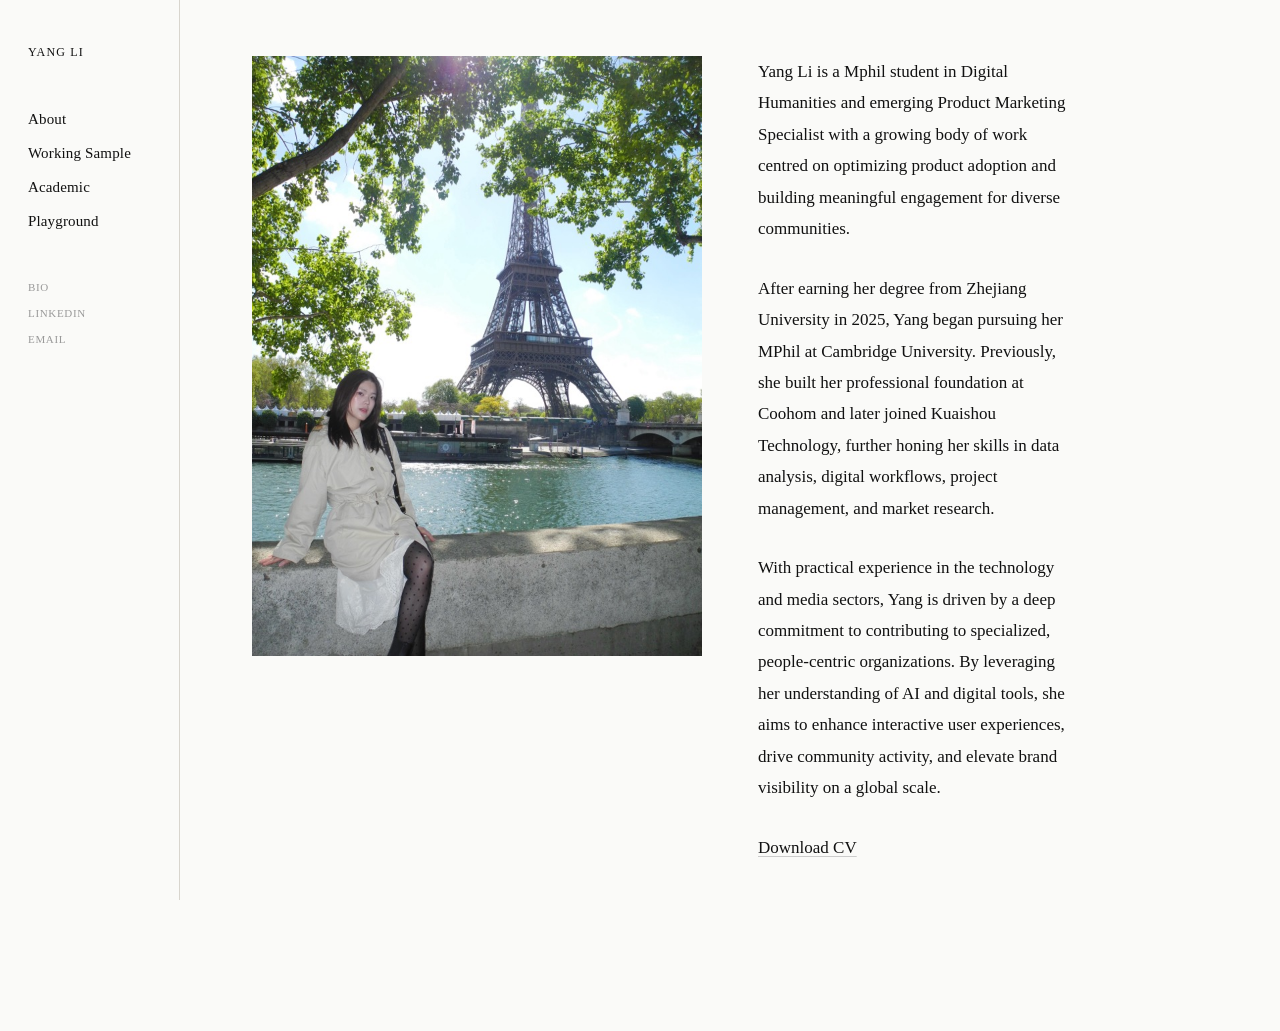
<file: index.html>
<!DOCTYPE html>
<html lang="en">
<head>
  <meta charset="UTF-8" />
  <meta name="viewport" content="width=device-width, initial-scale=1.0" />
  <title>Yang Li</title>
  <link rel="stylesheet" href="style.css" />
</head>
<body>

  <!-- ========== LEFT NAV ========== -->
  <nav>
    <a href="index.html" class="nav-name">Yang Li</a>

    <div class="nav-links">
      <a href="index.html">About</a>
      <a href="work.html">Working Sample</a>
      <a href="academic.html">Academic</a>
      <a href="play.html">Playground</a>
    </div>

    <div class="nav-contact">
      <a href="https://www.cdh.cam.ac.uk/about/people/yang-li/" target="_blank">Bio</a>
      <a href="https://www.linkedin.com/in/yang-li-6170a6388/" target="_blank">LinkedIn</a>
      <a href="yangleah1608@gmail.com">Email</a>
    </div>
  </nav>

  <!-- ========== RIGHT CONTENT: ABOUT ========== -->
  <main>

    <div style="display: flex; gap: 56px; align-items: flex-start;">

      <!-- Photo -->
      <div style="flex-shrink: 0;">
        <img src="image/photo1.jpg" style="width: 450px; height: auto; display: block;" alt="" />
      </div>

      <!-- About text -->
      <section class="about-text">
        <p>
          Yang Li is a Mphil student in Digital Humanities 
          and emerging Product Marketing Specialist with 
          a growing body of work centred on optimizing product 
          adoption and building meaningful engagement for diverse communities.  
        </p>
        <p>
          After earning her degree from Zhejiang University 
          in 2025, Yang began pursuing her MPhil at Cambridge 
          University. Previously, she built her professional 
          foundation at Coohom and later joined Kuaishou Technology,
          further honing her skills in data analysis, digital workflows, 
          project management, and market research.   
        </p>
        <p>
          With practical experience in the technology and media sectors,
          Yang is driven by a deep commitment to contributing to 
          specialized, people-centric organizations. 
          By leveraging her understanding of AI and digital tools, 
          she aims to enhance interactive user experiences, 
          drive community activity, and elevate brand visibility 
          on a global scale.
        </p>
        <p>
          <a href="Yang Li_CV.pdf" target="_blank">Download CV</a>
        </p>
      </section>

    </div>

  </main>

</body>
</html>
</file>
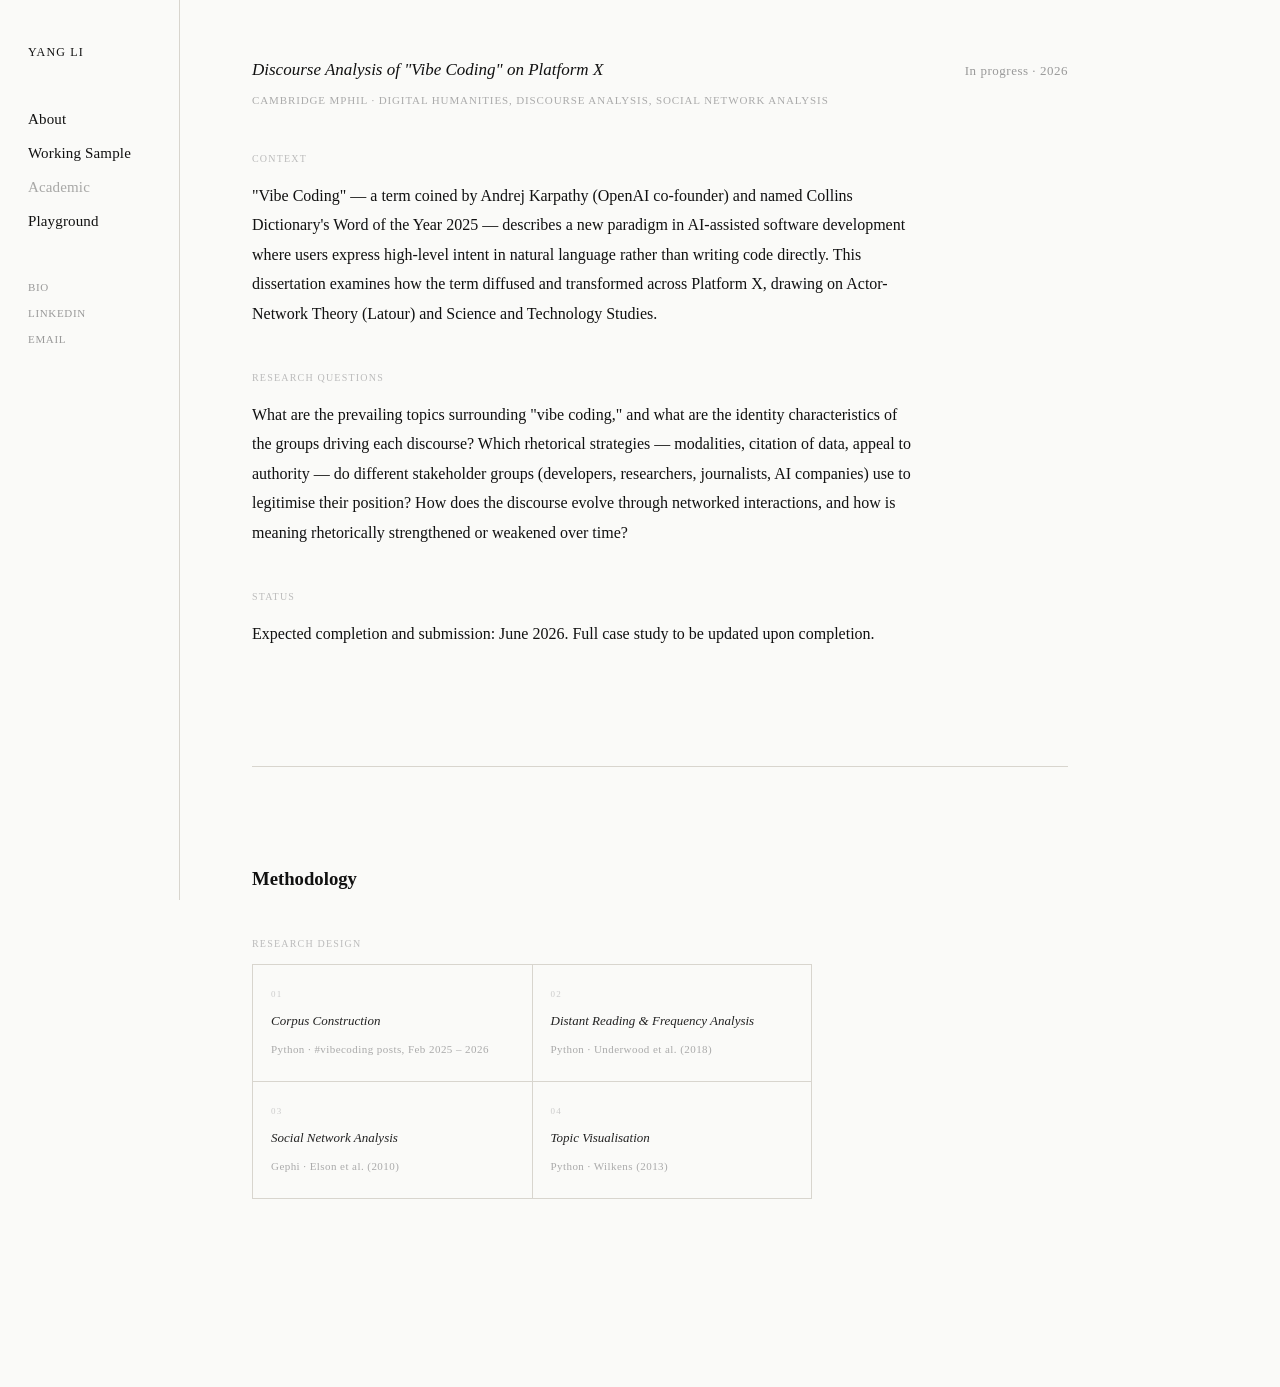
<file: academic.html>
<!DOCTYPE html>
<html lang="en">
<head>
  <meta charset="UTF-8" />
  <meta name="viewport" content="width=device-width, initial-scale=1.0" />
  <title>Academic — Yang Li</title>
  <link rel="stylesheet" href="style.css" />
</head>
<body>

  <nav>
    <a href="index.html" class="nav-name">Yang Li</a>
    <div class="nav-links">
      <a href="index.html">About</a>
      <a href="work.html">Working Sample</a>
      <a href="academic.html" class="active">Academic</a>
      <a href="play.html">Playground</a>
    </div>
    <div class="nav-contact">
      <a href="https://www.cdh.cam.ac.uk/about/people/yang-li/" target="_blank">Bio</a>
      <a href="https://www.linkedin.com/in/yang-li-6170a6388/" target="_blank">LinkedIn</a>
      <a href="mailto:yangleah1608@gmail.com">Email</a>
    </div>
  </nav>

  <main>

    <!-- MODULE 04: MPhil Dissertation -->
    <article class="work-item">
      <div class="work-meta">
        <span class="work-title"><em>Discourse Analysis of "Vibe Coding" on Platform X</em></span>
        <span class="work-year">In progress · 2026</span>
      </div>
      <p class="work-type">Cambridge MPhil · Digital humanities, discourse analysis, social network analysis</p>

      <div class="work-body">

        <h3>Context</h3>
        <p>"Vibe Coding" — a term coined by Andrej Karpathy (OpenAI co-founder) and named Collins Dictionary's Word of the Year 2025 — describes a new paradigm in AI-assisted software development where users express high-level intent in natural language rather than writing code directly. This dissertation examines how the term diffused and transformed across Platform X, drawing on Actor-Network Theory (Latour) and Science and Technology Studies.</p>

        <h3>Research Questions</h3>
        <p>What are the prevailing topics surrounding "vibe coding," and what are the identity characteristics of the groups driving each discourse? Which rhetorical strategies — modalities, citation of data, appeal to authority — do different stakeholder groups (developers, researchers, journalists, AI companies) use to legitimise their position? How does the discourse evolve through networked interactions, and how is meaning rhetorically strengthened or weakened over time?</p>

        <h3>Status</h3>
        <p>Expected completion and submission: June 2026. Full case study to be updated upon completion.</p>

      </div>
    </article>

        <h3>Methodology</h3>
        <div class="diagram">
          <p class="diagram-label">Research design</p>
          <div class="method-grid">
            <div class="method-cell">
              <div class="method-num">01</div>
              <div class="method-name">Corpus Construction</div>
              <div class="method-tool">Python · #vibecoding posts, Feb 2025 – 2026</div>
            </div>
            <div class="method-cell">
              <div class="method-num">02</div>
              <div class="method-name">Distant Reading &amp; Frequency Analysis</div>
              <div class="method-tool">Python · Underwood et al. (2018)</div>
            </div>
            <div class="method-cell">
              <div class="method-num">03</div>
              <div class="method-name">Social Network Analysis</div>
              <div class="method-tool">Gephi · Elson et al. (2010)</div>
            </div>
            <div class="method-cell">
              <div class="method-num">04</div>
              <div class="method-name">Topic Visualisation</div>
              <div class="method-tool">Python · Wilkens (2013)</div>
            </div>
          </div>
        </div>

      </div>
    </article>

    <!-- Digital Art / p5.js >
    <article class="work-item">
      <div class="work-meta">
        <span class="work-title"><em>Sketch Title</em></span>
        <span class="work-year">2024</span>
      </div>
      <p class="work-type">p5.js · Generative</p>

      <img src="images/p5sketch.jpg" alt="p5.js sketch" />

      <div class="work-body">
        <p>Brief note on what the sketch does and why you made it. One or two sentences.</p>
        <p><a href="https://editor.p5js.org/yoursketch" target="_blank">View live</a></p>
      </div>
    </article-->

    <!-- Blender >
    <article class="work-item">
      <div class="work-meta">
        <span class="work-title"><em>3D Work Title</em></span>
        <span class="work-year">2023</span>
      </div>
      <p class="work-type">Blender · 3D render</p>

      <img src="images/blender1.jpg" alt="Blender render" />

      <div class="work-body">
        <p>Short process note. What were you exploring?</p>
      </div>
    </article>

  </main>

  <script>
    const observer = new IntersectionObserver((entries) => {
      entries.forEach(e => { if (e.isIntersecting) e.target.classList.add('is-visible'); });
    }, { threshold: 0.06 });
    document.querySelectorAll('.reveal').forEach(el => observer.observe(el));
  </script>
</body>
</html>
</file>
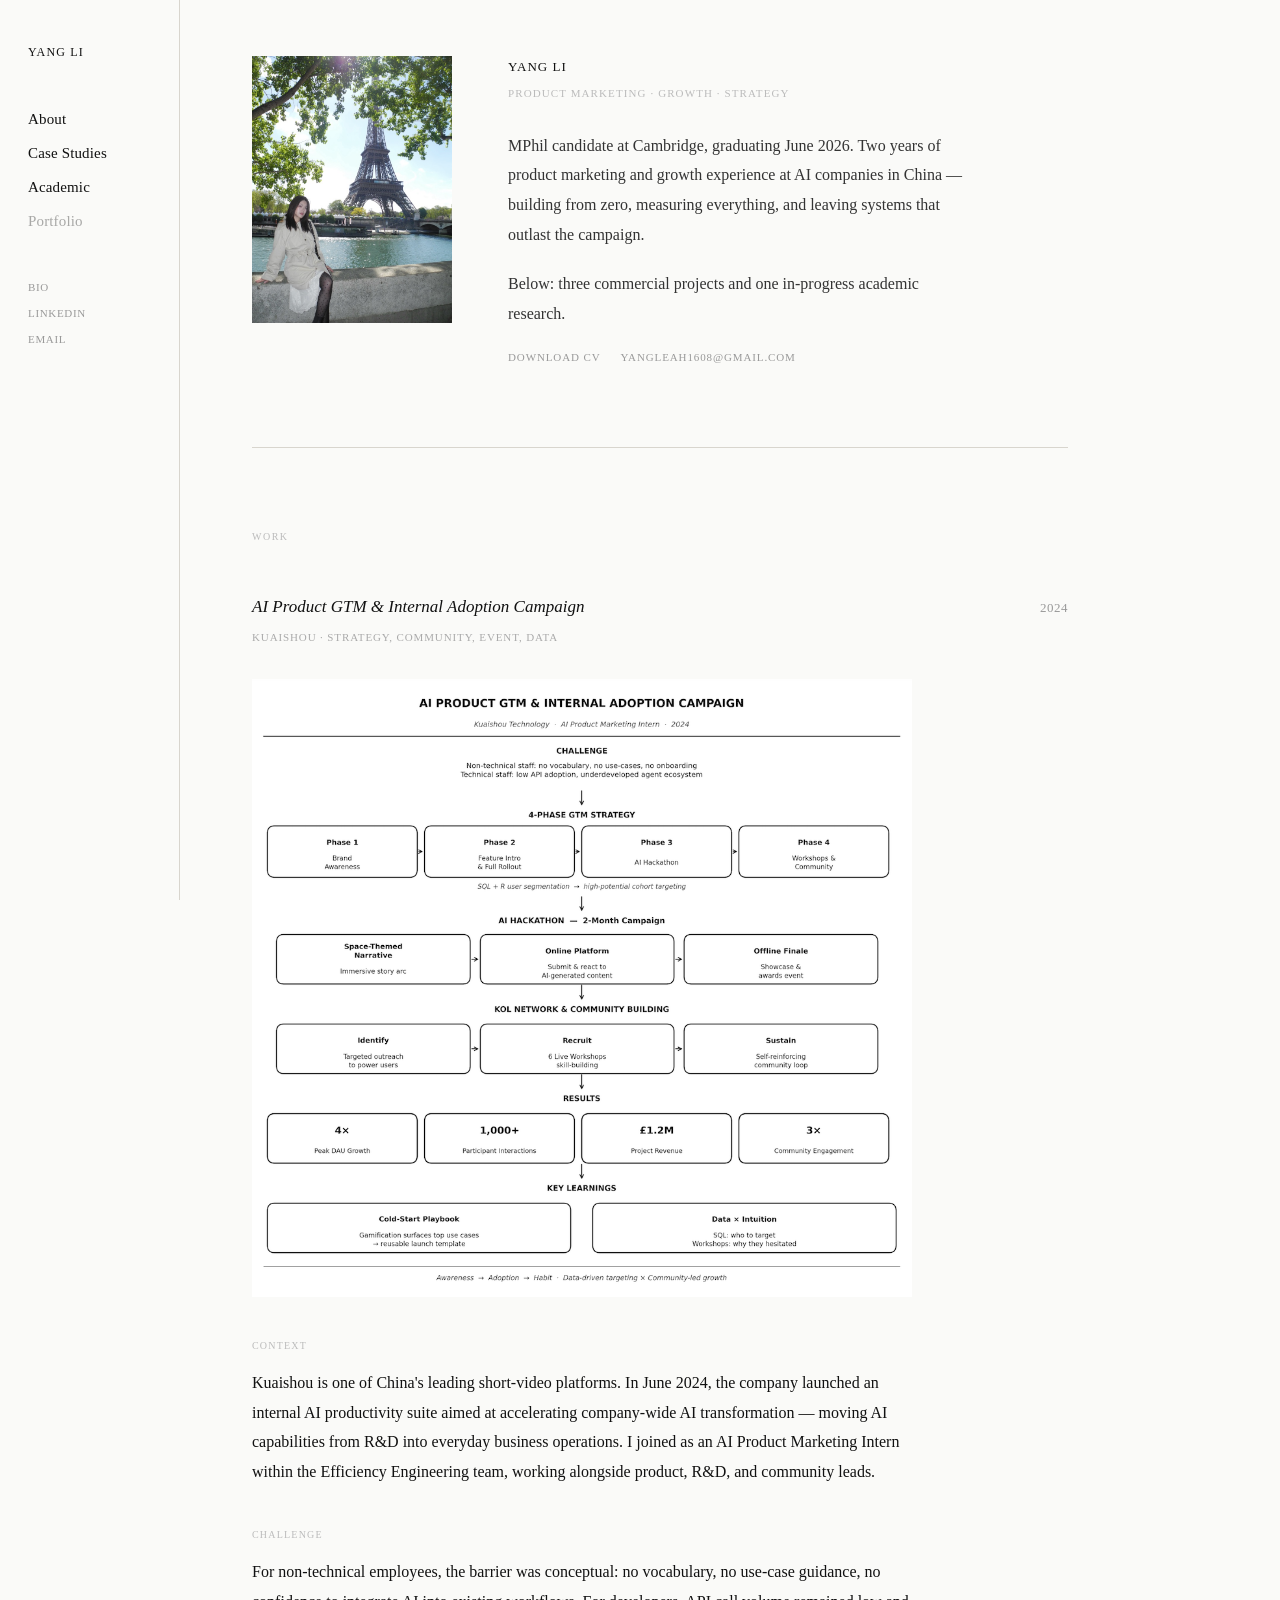
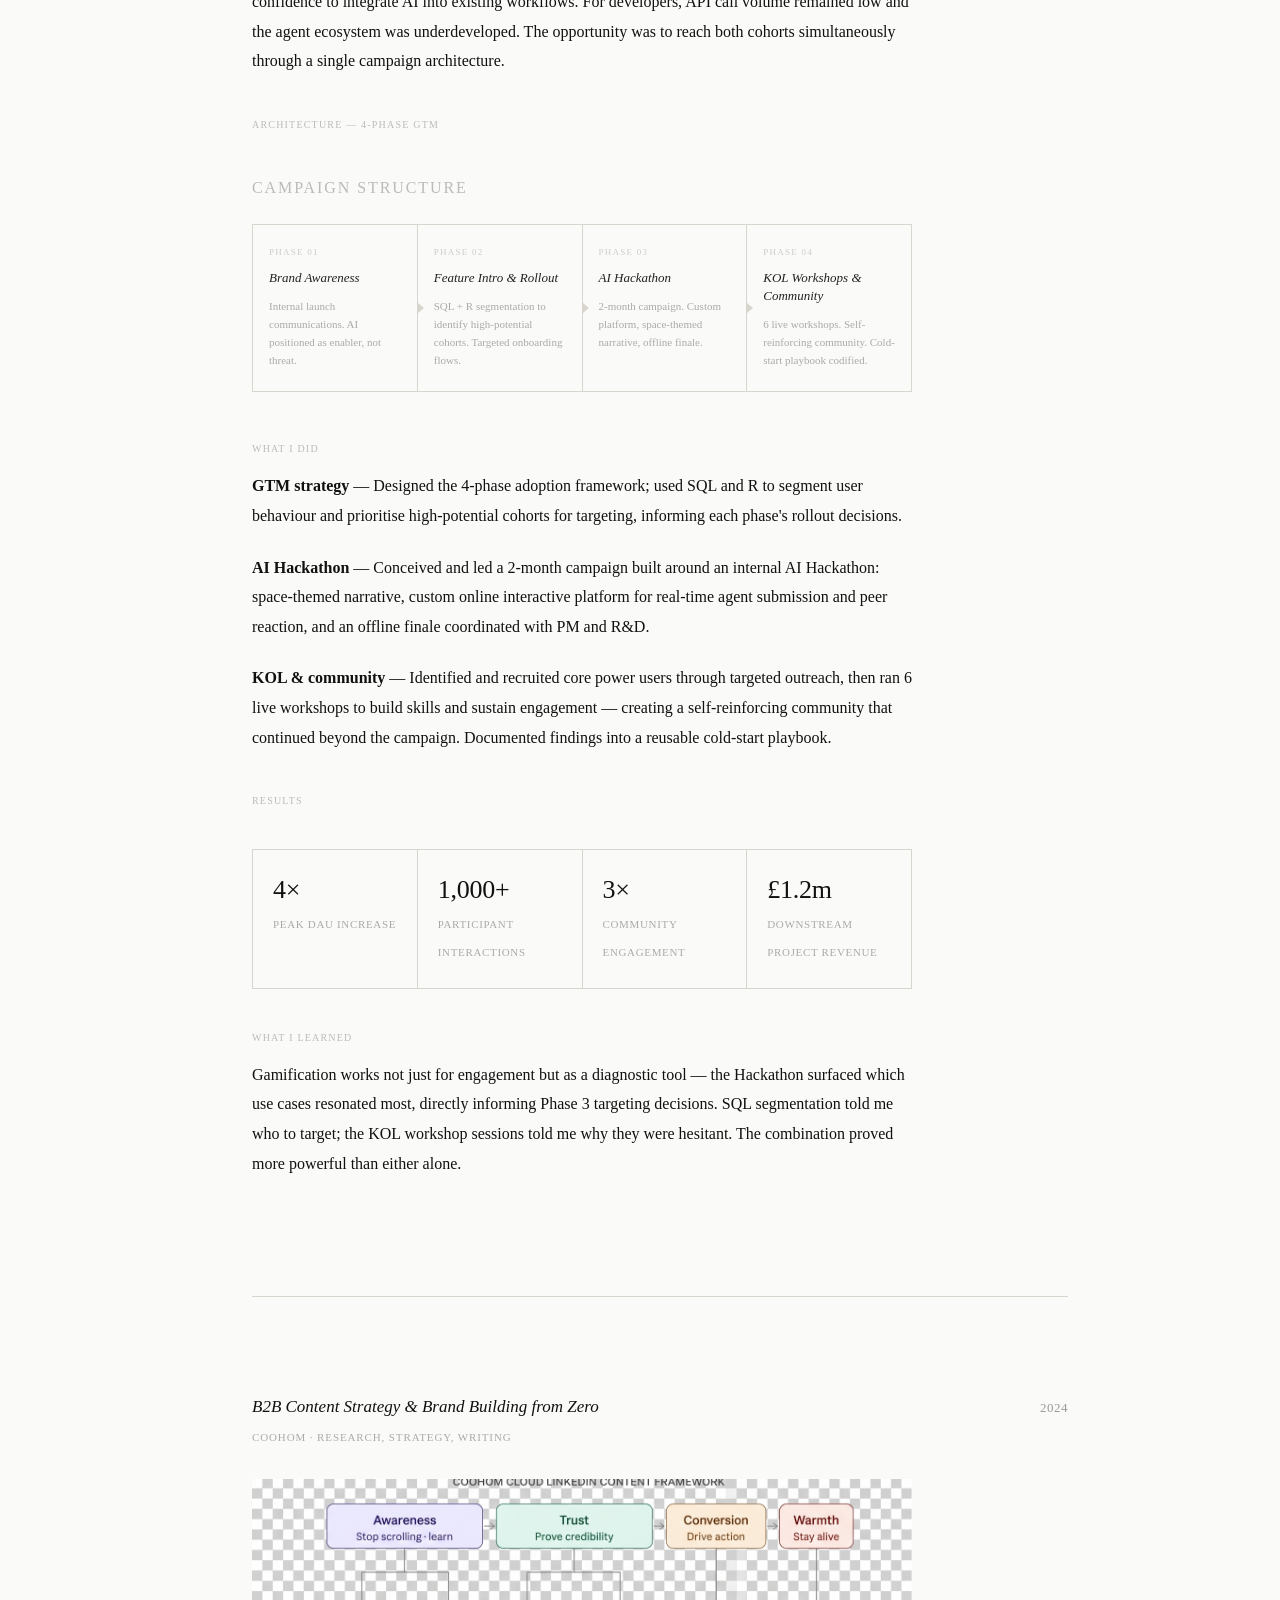
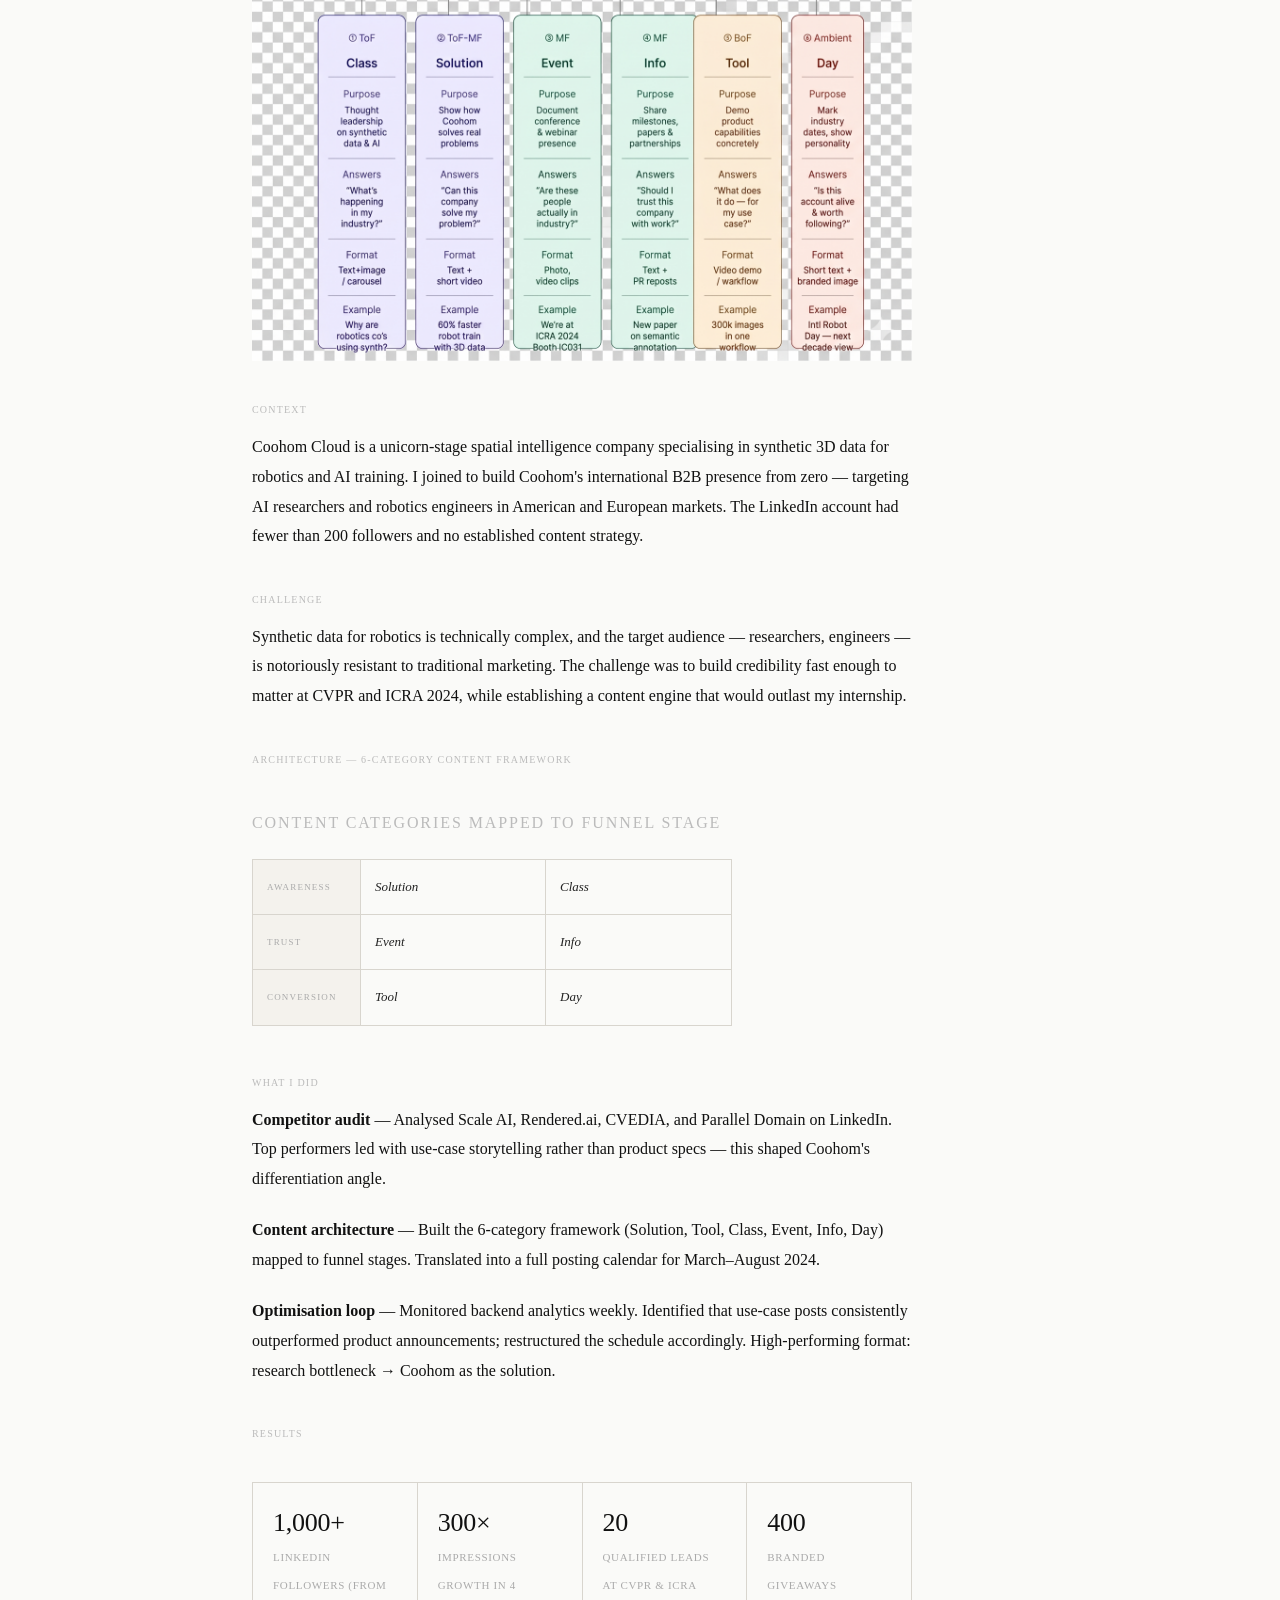
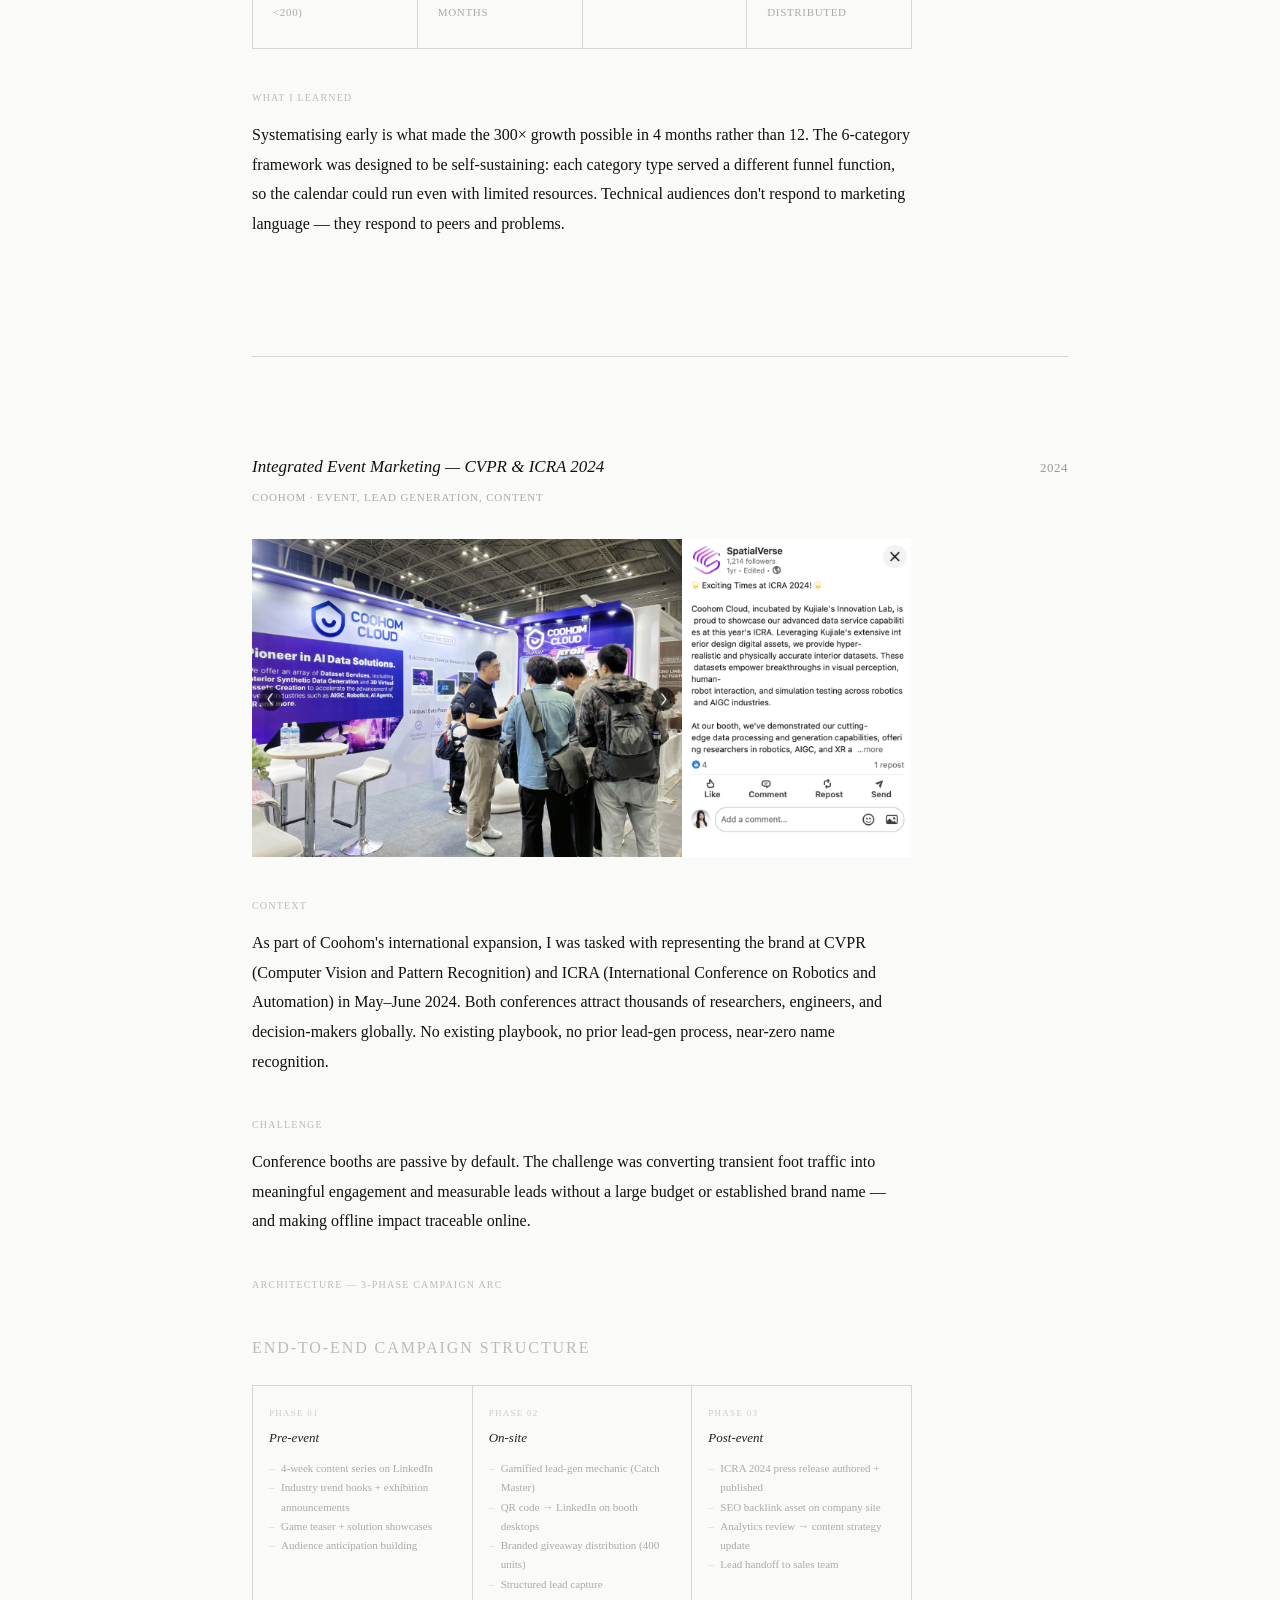
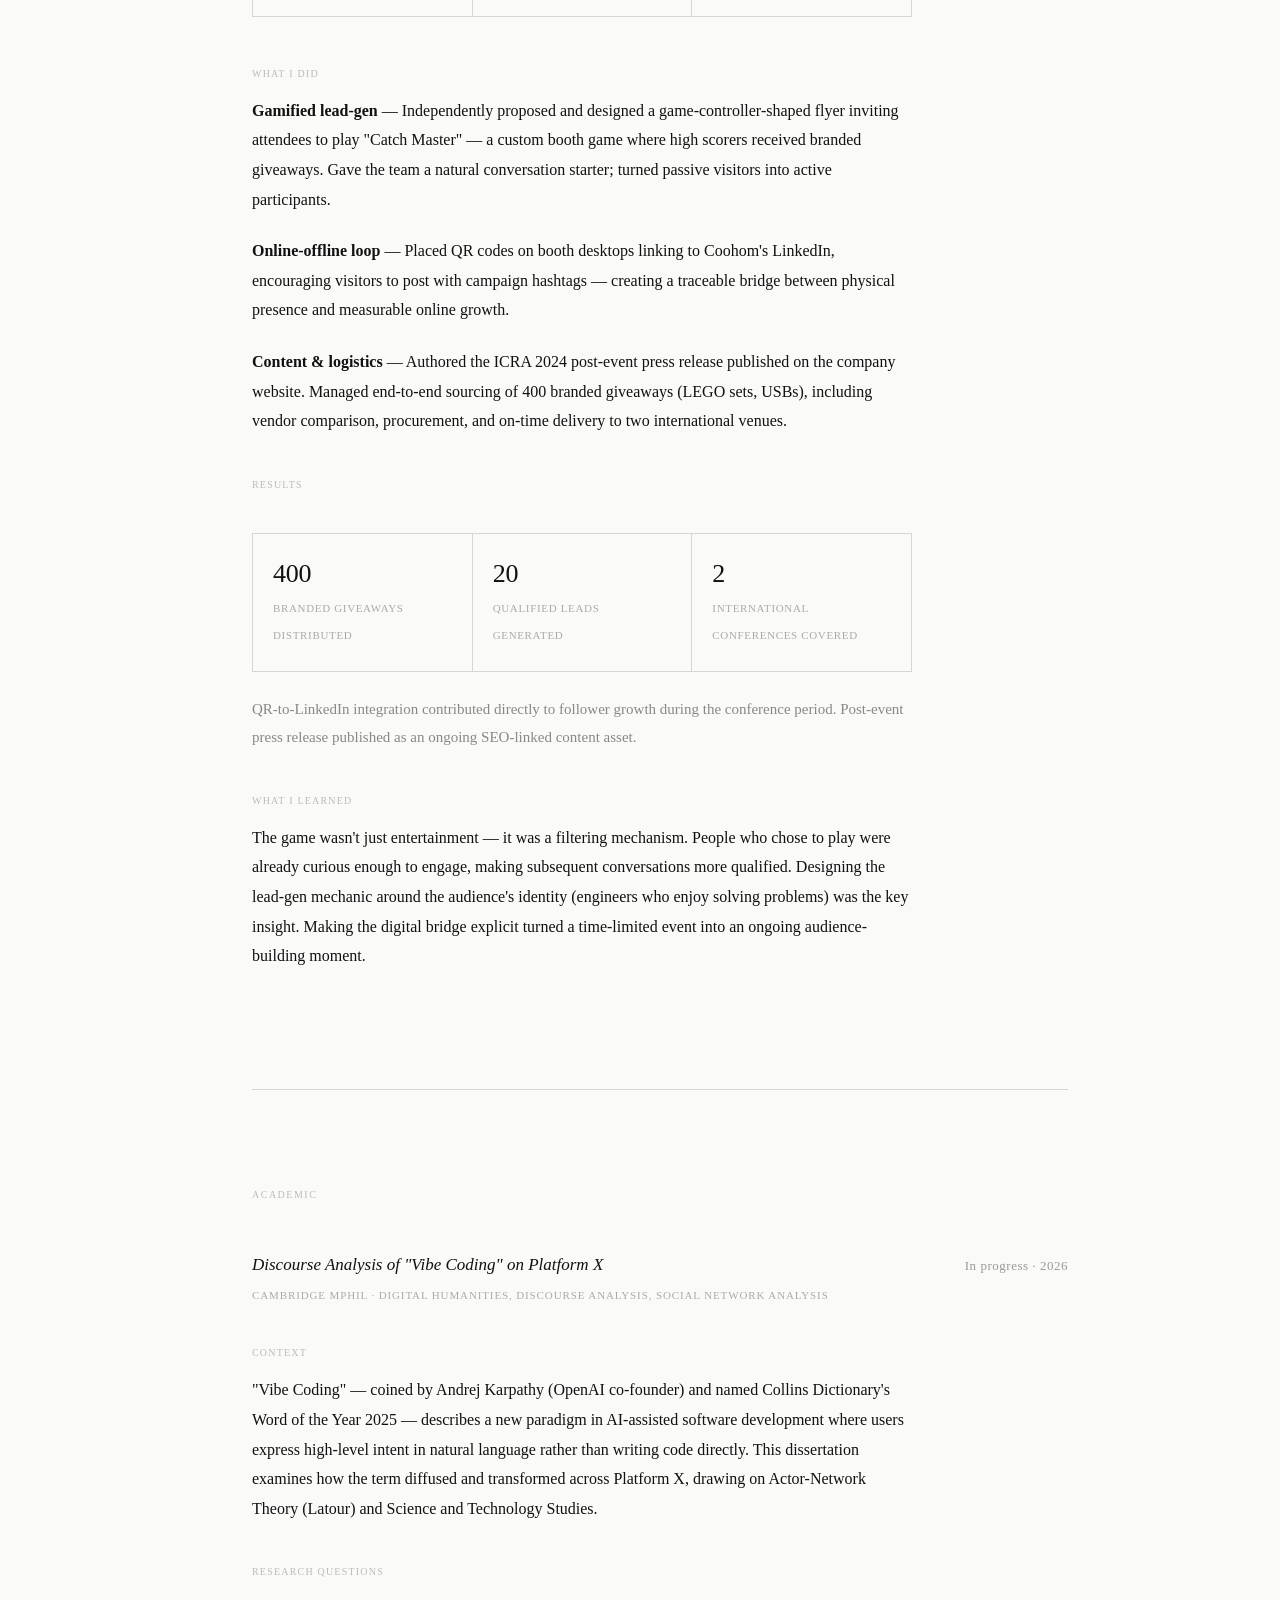
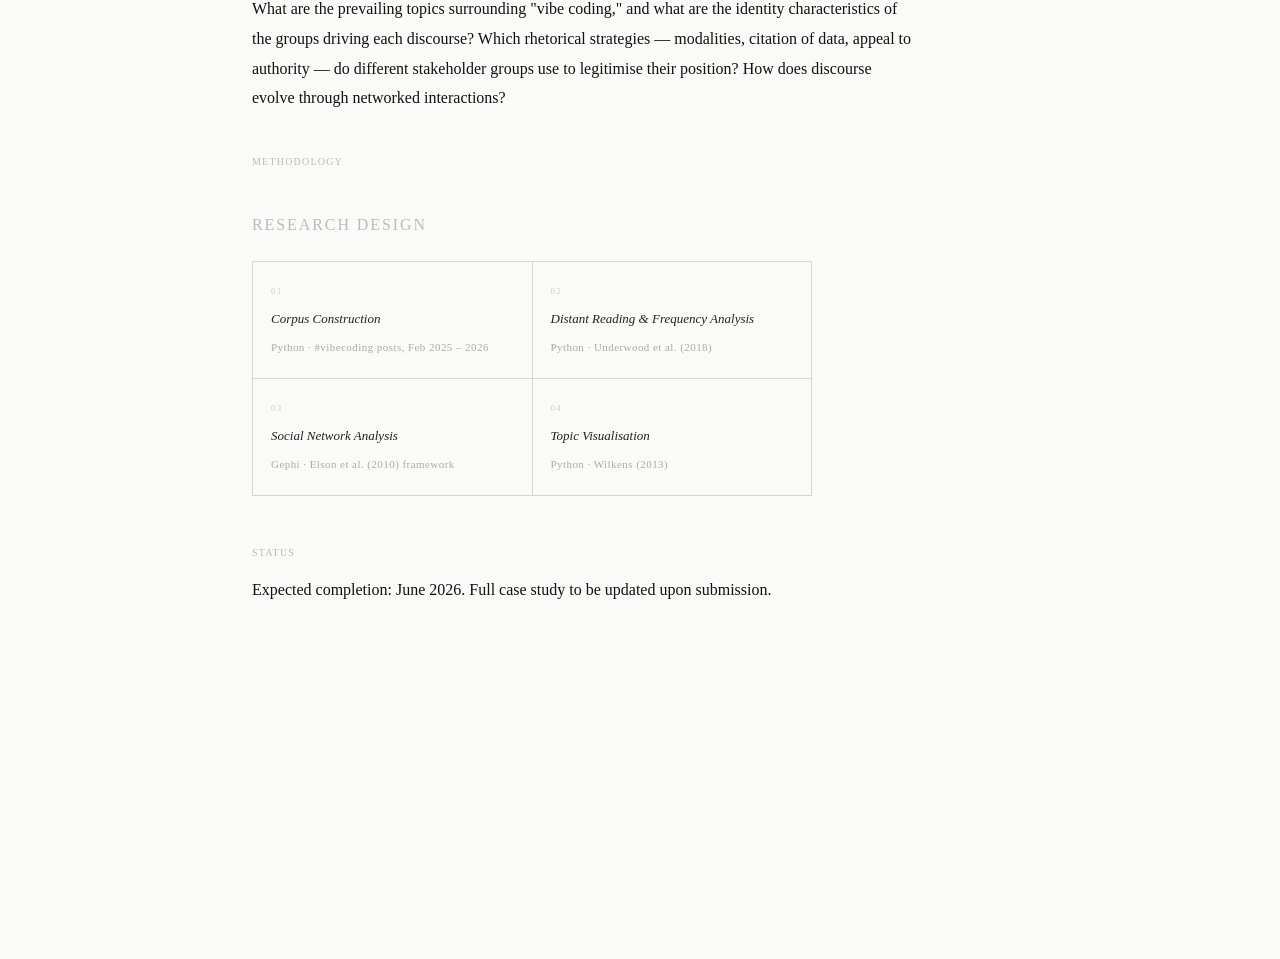
<file: play.html>
<!DOCTYPE html>
<html lang="en">
<head>
  <meta charset="UTF-8" />
  <meta name="viewport" content="width=device-width, initial-scale=1.0" />
  <title>Yang Li — Portfolio</title>
  <link rel="stylesheet" href="style.css" />
</head>
<body>

  <!-- ── Nav ───────────────────────────────────────────────────── -->
  <nav>
    <a href="index.html" class="nav-name">Yang Li</a>
    <div class="nav-links">
      <a href="index.html">About</a>
      <a href="work.html">Case Studies</a>
      <a href="academic.html">Academic</a>
      <a href="play.html" class="active">Portfolio</a>
    </div>
    <div class="nav-contact">
      <a href="https://www.cdh.cam.ac.uk/about/people/yang-li/" target="_blank">Bio</a>
      <a href="https://www.linkedin.com/in/yang-li-6170a6388/" target="_blank">LinkedIn</a>
      <a href="mailto:yangleah1608@gmail.com">Email</a>
    </div>
  </nav>

  <!-- ── Main ──────────────────────────────────────────────────── -->
  <main>

    <!-- Intro -->
    <div class="portfolio-intro reveal">
      <div class="portfolio-intro-photo">
        <img src="image/photo1.jpg" alt="Yang Li" />
      </div>
      <div class="portfolio-intro-text">
        <p class="portfolio-intro-name">Yang Li</p>
        <p class="portfolio-intro-role">Product Marketing · Growth · Strategy</p>
        <p class="portfolio-intro-bio">
          MPhil candidate at Cambridge, graduating June 2026.
          Two years of product marketing and growth experience at AI companies in China —
          building from zero, measuring everything, and leaving systems that outlast the campaign.
        </p>
        <p class="portfolio-intro-bio">
          Below: three commercial projects and one in-progress academic research.
        </p>
        <div class="portfolio-intro-links">
          <a href="Yang Li_CV.pdf" target="_blank">Download CV</a>
          <a href="mailto:yangleah1608@gmail.com">yangleah1608@gmail.com</a>
        </div>
      </div>
    </div>

    <!-- ── WORK ──────────────────────────────────────────────────── -->
    <p class="section-label reveal">Work</p>

    <!-- ── PROJECT 01: Kuaishou ────────────────────────────────── -->
    <article class="work-item">

      <div class="work-meta reveal">
        <span class="work-title"><em>AI Product GTM &amp; Internal Adoption Campaign</em></span>
        <span class="work-year">2024</span>
      </div>
      <p class="work-type reveal reveal-d1">Kuaishou · Strategy, Community, Event, Data</p>

      <img src="image/kuaishou.png" alt="Kuaishou AI Hackathon" class="reveal" />

      <div class="work-body">

        <h3 class="reveal">Context</h3>
        <p class="reveal">
          Kuaishou is one of China's leading short-video platforms. In June 2024, the company launched
          an internal AI productivity suite aimed at accelerating company-wide AI transformation —
          moving AI capabilities from R&amp;D into everyday business operations. I joined as an AI Product
          Marketing Intern within the Efficiency Engineering team, working alongside product, R&amp;D,
          and community leads.
        </p>

        <h3 class="reveal">Challenge</h3>
        <p class="reveal">
          For non-technical employees, the barrier was conceptual: no vocabulary, no use-case guidance,
          no confidence to integrate AI into existing workflows. For developers, API call volume remained
          low and the agent ecosystem was underdeveloped. The opportunity was to reach both cohorts
          simultaneously through a single campaign architecture.
        </p>

        <h3 class="reveal">Architecture — 4-Phase GTM</h3>

        <div class="diagram reveal">
          <p class="diagram-label">Campaign structure</p>
          <div class="phase-flow">
            <div class="phase-step">
              <div class="phase-num">Phase 01</div>
              <div class="phase-name">Brand Awareness</div>
              <div class="phase-detail">Internal launch communications. AI positioned as enabler, not threat.</div>
            </div>
            <div class="phase-step">
              <div class="phase-num">Phase 02</div>
              <div class="phase-name">Feature Intro &amp; Rollout</div>
              <div class="phase-detail">SQL + R segmentation to identify high-potential cohorts. Targeted onboarding flows.</div>
            </div>
            <div class="phase-step">
              <div class="phase-num">Phase 03</div>
              <div class="phase-name">AI Hackathon</div>
              <div class="phase-detail">2-month campaign. Custom platform, space-themed narrative, offline finale.</div>
            </div>
            <div class="phase-step">
              <div class="phase-num">Phase 04</div>
              <div class="phase-name">KOL Workshops &amp; Community</div>
              <div class="phase-detail">6 live workshops. Self-reinforcing community. Cold-start playbook codified.</div>
            </div>
          </div>
        </div>

        <h3 class="reveal">What I Did</h3>
        <p class="reveal">
          <strong>GTM strategy</strong> — Designed the 4-phase adoption framework; used SQL and R to
          segment user behaviour and prioritise high-potential cohorts for targeting, informing each
          phase's rollout decisions.
        </p>
        <p class="reveal">
          <strong>AI Hackathon</strong> — Conceived and led a 2-month campaign built around an internal
          AI Hackathon: space-themed narrative, custom online interactive platform for real-time agent
          submission and peer reaction, and an offline finale coordinated with PM and R&amp;D.
        </p>
        <p class="reveal">
          <strong>KOL &amp; community</strong> — Identified and recruited core power users through targeted
          outreach, then ran 6 live workshops to build skills and sustain engagement — creating a
          self-reinforcing community that continued beyond the campaign. Documented findings into a
          reusable cold-start playbook.
        </p>

        <h3 class="reveal">Results</h3>
        <div class="work-metrics">
          <div class="work-metric">
            <span class="work-metric-value">4×</span>
            <span class="work-metric-label">Peak DAU increase</span>
          </div>
          <div class="work-metric">
            <span class="work-metric-value">1,000+</span>
            <span class="work-metric-label">Participant interactions</span>
          </div>
          <div class="work-metric">
            <span class="work-metric-value">3×</span>
            <span class="work-metric-label">Community engagement</span>
          </div>
          <div class="work-metric">
            <span class="work-metric-value">£1.2m</span>
            <span class="work-metric-label">Downstream project revenue</span>
          </div>
        </div>

        <h3 class="reveal">What I Learned</h3>
        <p class="reveal">
          Gamification works not just for engagement but as a diagnostic tool — the Hackathon surfaced
          which use cases resonated most, directly informing Phase 3 targeting decisions. SQL segmentation
          told me who to target; the KOL workshop sessions told me why they were hesitant. The combination
          proved more powerful than either alone.
        </p>

      </div>
    </article>

    <!-- ── PROJECT 02: Coohom B2B ──────────────────────────────── -->
    <article class="work-item">

      <div class="work-meta reveal">
        <span class="work-title"><em>B2B Content Strategy &amp; Brand Building from Zero</em></span>
        <span class="work-year">2024</span>
      </div>
      <p class="work-type reveal reveal-d1">Coohom · Research, Strategy, Writing</p>

      <img src="image/project 2.png" alt="Coohom B2B content strategy" class="reveal" />

      <div class="work-body">

        <h3 class="reveal">Context</h3>
        <p class="reveal">
          Coohom Cloud is a unicorn-stage spatial intelligence company specialising in synthetic 3D data
          for robotics and AI training. I joined to build Coohom's international B2B presence from zero —
          targeting AI researchers and robotics engineers in American and European markets. The LinkedIn
          account had fewer than 200 followers and no established content strategy.
        </p>

        <h3 class="reveal">Challenge</h3>
        <p class="reveal">
          Synthetic data for robotics is technically complex, and the target audience — researchers,
          engineers — is notoriously resistant to traditional marketing. The challenge was to build
          credibility fast enough to matter at CVPR and ICRA 2024, while establishing a content engine
          that would outlast my internship.
        </p>

        <h3 class="reveal">Architecture — 6-Category Content Framework</h3>

        <div class="diagram reveal">
          <p class="diagram-label">Content categories mapped to funnel stage</p>
          <div class="cf-matrix">
            <div class="cf-row">
              <div class="cf-funnel">Awareness</div>
              <div class="cf-cells">
                <div class="cf-cell">Solution</div>
                <div class="cf-cell">Class</div>
              </div>
            </div>
            <div class="cf-row">
              <div class="cf-funnel">Trust</div>
              <div class="cf-cells">
                <div class="cf-cell">Event</div>
                <div class="cf-cell">Info</div>
              </div>
            </div>
            <div class="cf-row">
              <div class="cf-funnel">Conversion</div>
              <div class="cf-cells">
                <div class="cf-cell">Tool</div>
                <div class="cf-cell">Day</div>
              </div>
            </div>
          </div>
        </div>

        <h3 class="reveal">What I Did</h3>
        <p class="reveal">
          <strong>Competitor audit</strong> — Analysed Scale AI, Rendered.ai, CVEDIA, and Parallel Domain
          on LinkedIn. Top performers led with use-case storytelling rather than product specs — this
          shaped Coohom's differentiation angle.
        </p>
        <p class="reveal">
          <strong>Content architecture</strong> — Built the 6-category framework (Solution, Tool, Class,
          Event, Info, Day) mapped to funnel stages. Translated into a full posting calendar
          for March–August 2024.
        </p>
        <p class="reveal">
          <strong>Optimisation loop</strong> — Monitored backend analytics weekly. Identified that
          use-case posts consistently outperformed product announcements; restructured the schedule
          accordingly. High-performing format: research bottleneck → Coohom as the solution.
        </p>

        <h3 class="reveal">Results</h3>
        <div class="work-metrics">
          <div class="work-metric">
            <span class="work-metric-value">1,000+</span>
            <span class="work-metric-label">LinkedIn followers (from &lt;200)</span>
          </div>
          <div class="work-metric">
            <span class="work-metric-value">300×</span>
            <span class="work-metric-label">Impressions growth in 4 months</span>
          </div>
          <div class="work-metric">
            <span class="work-metric-value">20</span>
            <span class="work-metric-label">Qualified leads at CVPR &amp; ICRA</span>
          </div>
          <div class="work-metric">
            <span class="work-metric-value">400</span>
            <span class="work-metric-label">Branded giveaways distributed</span>
          </div>
        </div>

        <h3 class="reveal">What I Learned</h3>
        <p class="reveal">
          Systematising early is what made the 300× growth possible in 4 months rather than 12.
          The 6-category framework was designed to be self-sustaining: each category type served a
          different funnel function, so the calendar could run even with limited resources. Technical
          audiences don't respond to marketing language — they respond to peers and problems.
        </p>

      </div>
    </article>

    <!-- ── PROJECT 03: CVPR / ICRA ─────────────────────────────── -->
    <article class="work-item">

      <div class="work-meta reveal">
        <span class="work-title"><em>Integrated Event Marketing — CVPR &amp; ICRA 2024</em></span>
        <span class="work-year">2024</span>
      </div>
      <p class="work-type reveal reveal-d1">Coohom · Event, Lead Generation, Content</p>

      <img src="image/project3.png" alt="CVPR ICRA 2024 conference booth" class="reveal" />

      <div class="work-body">

        <h3 class="reveal">Context</h3>
        <p class="reveal">
          As part of Coohom's international expansion, I was tasked with representing the brand at
          CVPR (Computer Vision and Pattern Recognition) and ICRA (International Conference on Robotics
          and Automation) in May–June 2024. Both conferences attract thousands of researchers, engineers,
          and decision-makers globally. No existing playbook, no prior lead-gen process, near-zero
          name recognition.
        </p>

        <h3 class="reveal">Challenge</h3>
        <p class="reveal">
          Conference booths are passive by default. The challenge was converting transient foot traffic
          into meaningful engagement and measurable leads without a large budget or established brand
          name — and making offline impact traceable online.
        </p>

        <h3 class="reveal">Architecture — 3-Phase Campaign Arc</h3>

        <div class="diagram reveal">
          <p class="diagram-label">End-to-end campaign structure</p>
          <div class="campaign-arc">
            <div class="arc-phase">
              <div class="arc-num">Phase 01</div>
              <div class="arc-name">Pre-event</div>
              <ul class="arc-list">
                <li>4-week content series on LinkedIn</li>
                <li>Industry trend hooks + exhibition announcements</li>
                <li>Game teaser + solution showcases</li>
                <li>Audience anticipation building</li>
              </ul>
            </div>
            <div class="arc-phase">
              <div class="arc-num">Phase 02</div>
              <div class="arc-name">On-site</div>
              <ul class="arc-list">
                <li>Gamified lead-gen mechanic (Catch Master)</li>
                <li>QR code → LinkedIn on booth desktops</li>
                <li>Branded giveaway distribution (400 units)</li>
                <li>Structured lead capture</li>
              </ul>
            </div>
            <div class="arc-phase">
              <div class="arc-num">Phase 03</div>
              <div class="arc-name">Post-event</div>
              <ul class="arc-list">
                <li>ICRA 2024 press release authored + published</li>
                <li>SEO backlink asset on company site</li>
                <li>Analytics review → content strategy update</li>
                <li>Lead handoff to sales team</li>
              </ul>
            </div>
          </div>
        </div>

        <h3 class="reveal">What I Did</h3>
        <p class="reveal">
          <strong>Gamified lead-gen</strong> — Independently proposed and designed a game-controller-shaped
          flyer inviting attendees to play "Catch Master" — a custom booth game where high scorers
          received branded giveaways. Gave the team a natural conversation starter; turned passive
          visitors into active participants.
        </p>
        <p class="reveal">
          <strong>Online-offline loop</strong> — Placed QR codes on booth desktops linking to Coohom's
          LinkedIn, encouraging visitors to post with campaign hashtags — creating a traceable bridge
          between physical presence and measurable online growth.
        </p>
        <p class="reveal">
          <strong>Content &amp; logistics</strong> — Authored the ICRA 2024 post-event press release
          published on the company website. Managed end-to-end sourcing of 400 branded giveaways
          (LEGO sets, USBs), including vendor comparison, procurement, and on-time delivery to two
          international venues.
        </p>

        <h3 class="reveal">Results</h3>
        <div class="work-metrics">
          <div class="work-metric">
            <span class="work-metric-value">400</span>
            <span class="work-metric-label">Branded giveaways distributed</span>
          </div>
          <div class="work-metric">
            <span class="work-metric-value">20</span>
            <span class="work-metric-label">Qualified leads generated</span>
          </div>
          <div class="work-metric">
            <span class="work-metric-value">2</span>
            <span class="work-metric-label">International conferences covered</span>
          </div>
        </div>
        <p class="reveal" style="font-size:15px; color:#888; margin-top:-16px;">
          QR-to-LinkedIn integration contributed directly to follower growth during the conference period.
          Post-event press release published as an ongoing SEO-linked content asset.
        </p>

        <h3 class="reveal">What I Learned</h3>
        <p class="reveal">
          The game wasn't just entertainment — it was a filtering mechanism. People who chose to play
          were already curious enough to engage, making subsequent conversations more qualified.
          Designing the lead-gen mechanic around the audience's identity (engineers who enjoy solving
          problems) was the key insight. Making the digital bridge explicit turned a time-limited event
          into an ongoing audience-building moment.
        </p>

      </div>
    </article>

    <!-- ── ACADEMIC ────────────────────────────────────────────── -->
    <p class="section-label reveal" style="margin-top: 16px;">Academic</p>

    <article class="work-item">

      <div class="work-meta reveal">
        <span class="work-title"><em>Discourse Analysis of "Vibe Coding" on Platform X</em></span>
        <span class="work-year">In progress · 2026</span>
      </div>
      <p class="work-type reveal reveal-d1">Cambridge MPhil · Digital Humanities, Discourse Analysis, Social Network Analysis</p>

      <div class="work-body">

        <h3 class="reveal">Context</h3>
        <p class="reveal">
          "Vibe Coding" — coined by Andrej Karpathy (OpenAI co-founder) and named Collins Dictionary's
          Word of the Year 2025 — describes a new paradigm in AI-assisted software development where
          users express high-level intent in natural language rather than writing code directly.
          This dissertation examines how the term diffused and transformed across Platform X, drawing on
          Actor-Network Theory (Latour) and Science and Technology Studies.
        </p>

        <h3 class="reveal">Research Questions</h3>
        <p class="reveal">
          What are the prevailing topics surrounding "vibe coding," and what are the identity
          characteristics of the groups driving each discourse? Which rhetorical strategies — modalities,
          citation of data, appeal to authority — do different stakeholder groups use to legitimise their
          position? How does discourse evolve through networked interactions?
        </p>

        <h3 class="reveal">Methodology</h3>

        <div class="diagram reveal">
          <p class="diagram-label">Research design</p>
          <div class="method-grid">
            <div class="method-cell">
              <div class="method-num">01</div>
              <div class="method-name">Corpus Construction</div>
              <div class="method-tool">Python · #vibecoding posts, Feb 2025 – 2026</div>
            </div>
            <div class="method-cell">
              <div class="method-num">02</div>
              <div class="method-name">Distant Reading &amp; Frequency Analysis</div>
              <div class="method-tool">Python · Underwood et al. (2018)</div>
            </div>
            <div class="method-cell">
              <div class="method-num">03</div>
              <div class="method-name">Social Network Analysis</div>
              <div class="method-tool">Gephi · Elson et al. (2010) framework</div>
            </div>
            <div class="method-cell">
              <div class="method-num">04</div>
              <div class="method-name">Topic Visualisation</div>
              <div class="method-tool">Python · Wilkens (2013)</div>
            </div>
          </div>
        </div>

        <h3 class="reveal">Status</h3>
        <p class="reveal">
          Expected completion: June 2026. Full case study to be updated upon submission.
        </p>

      </div>
    </article>

  </main>

  <!-- ── Scroll reveal ──────────────────────────────────────────── -->
  <script>
    const observer = new IntersectionObserver((entries) => {
      entries.forEach(e => {
        if (e.isIntersecting) {
          e.target.classList.add('is-visible');
        }
      });
    }, { threshold: 0.06, rootMargin: '0px 0px -40px 0px' });

    document.querySelectorAll('.reveal').forEach(el => observer.observe(el));

    // Staggered metrics
    const metricsObserver = new IntersectionObserver((entries) => {
      entries.forEach(entry => {
        if (entry.isIntersecting) {
          const metrics = entry.target.querySelectorAll('.work-metric');
          metrics.forEach((m, i) => {
            setTimeout(() => m.classList.add('is-visible'), i * 90);
          });
        }
      });
    }, { threshold: 0.2 });

    document.querySelectorAll('.work-metrics').forEach(el => metricsObserver.observe(el));
  </script>

</body>
</html>
</file>
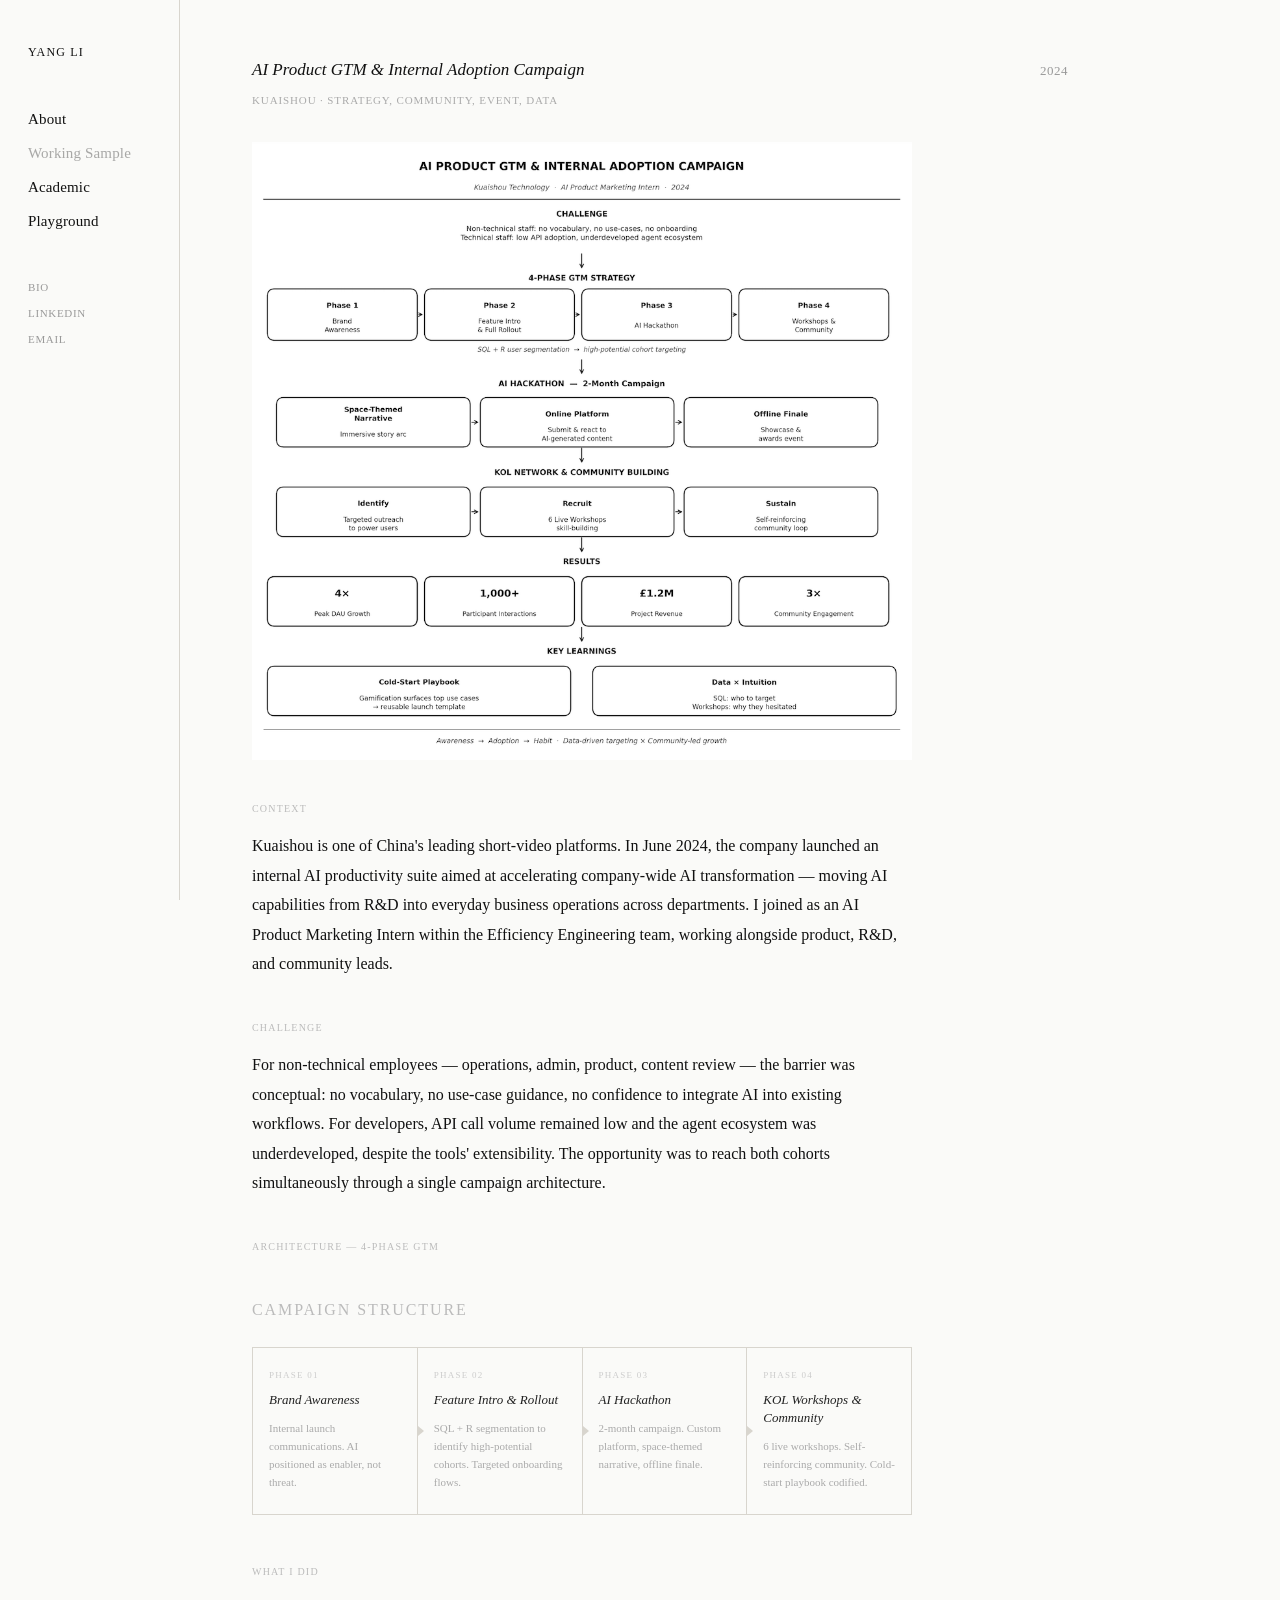
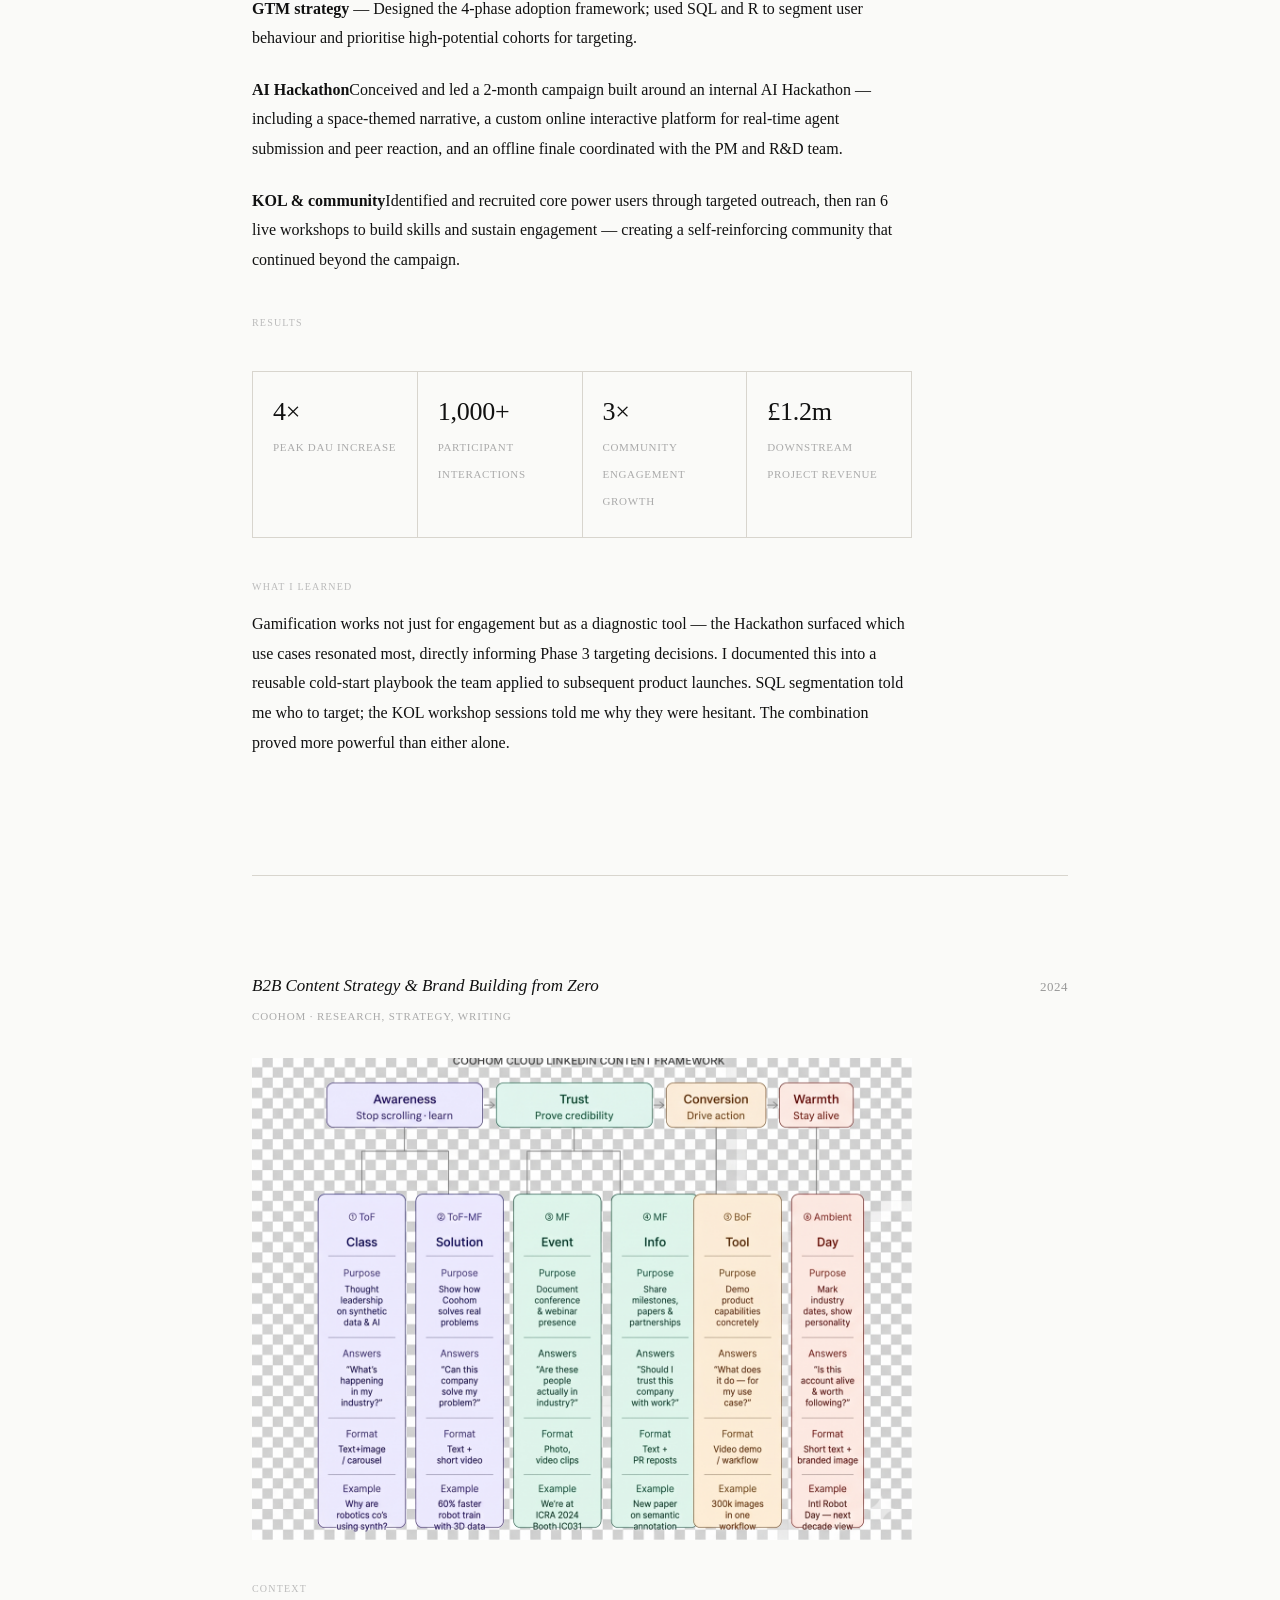
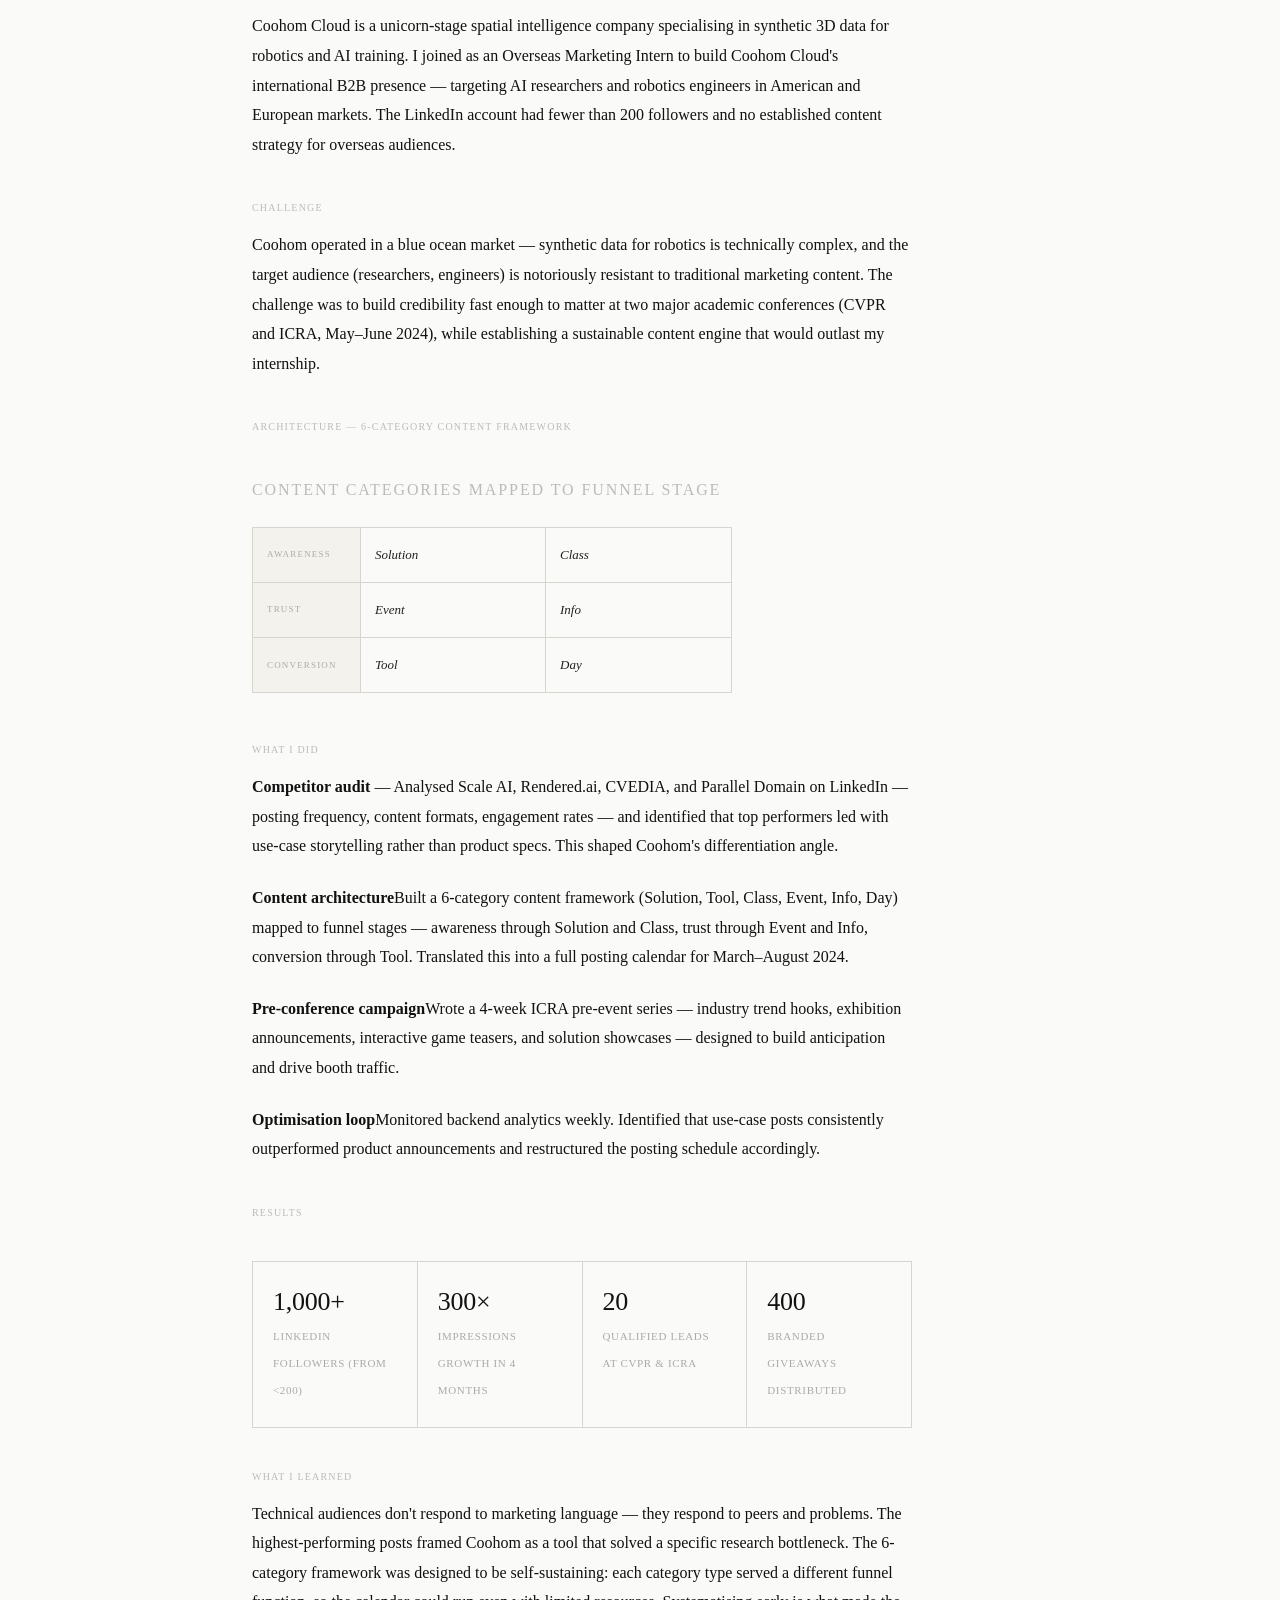
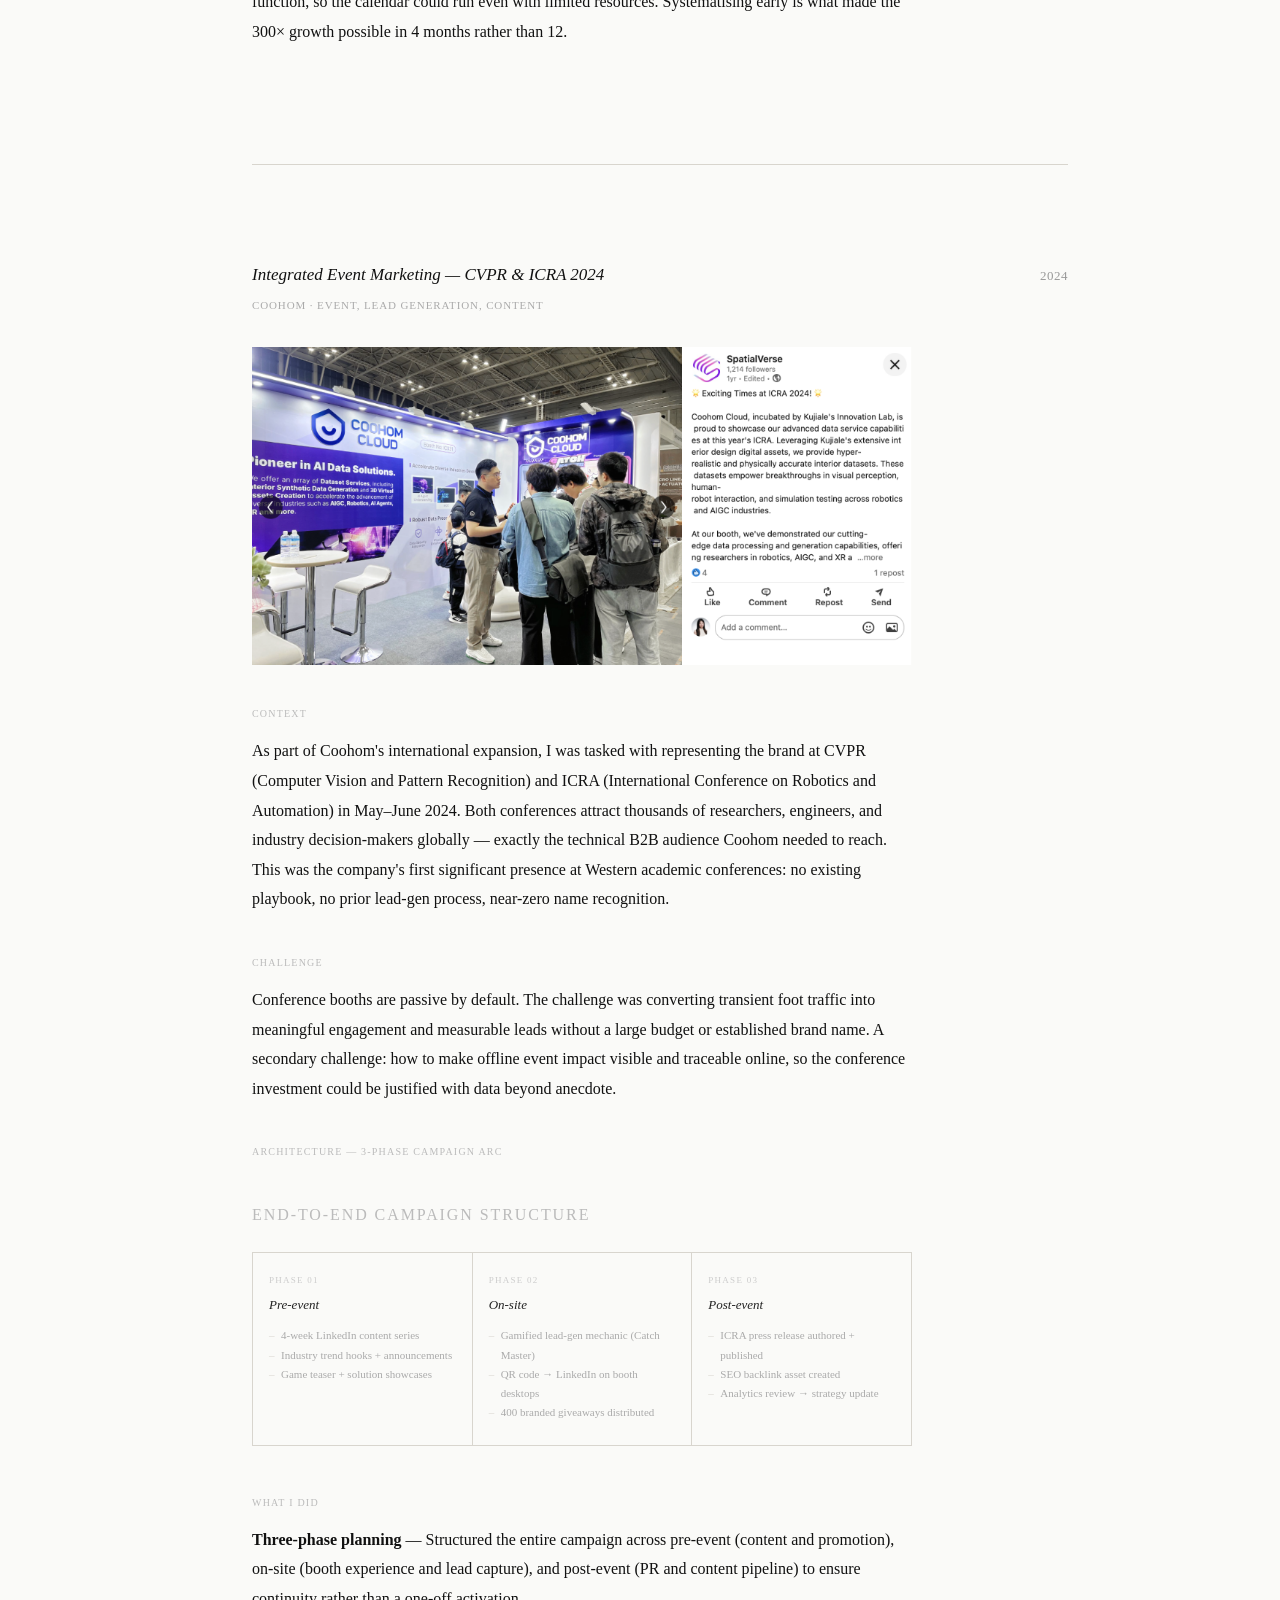
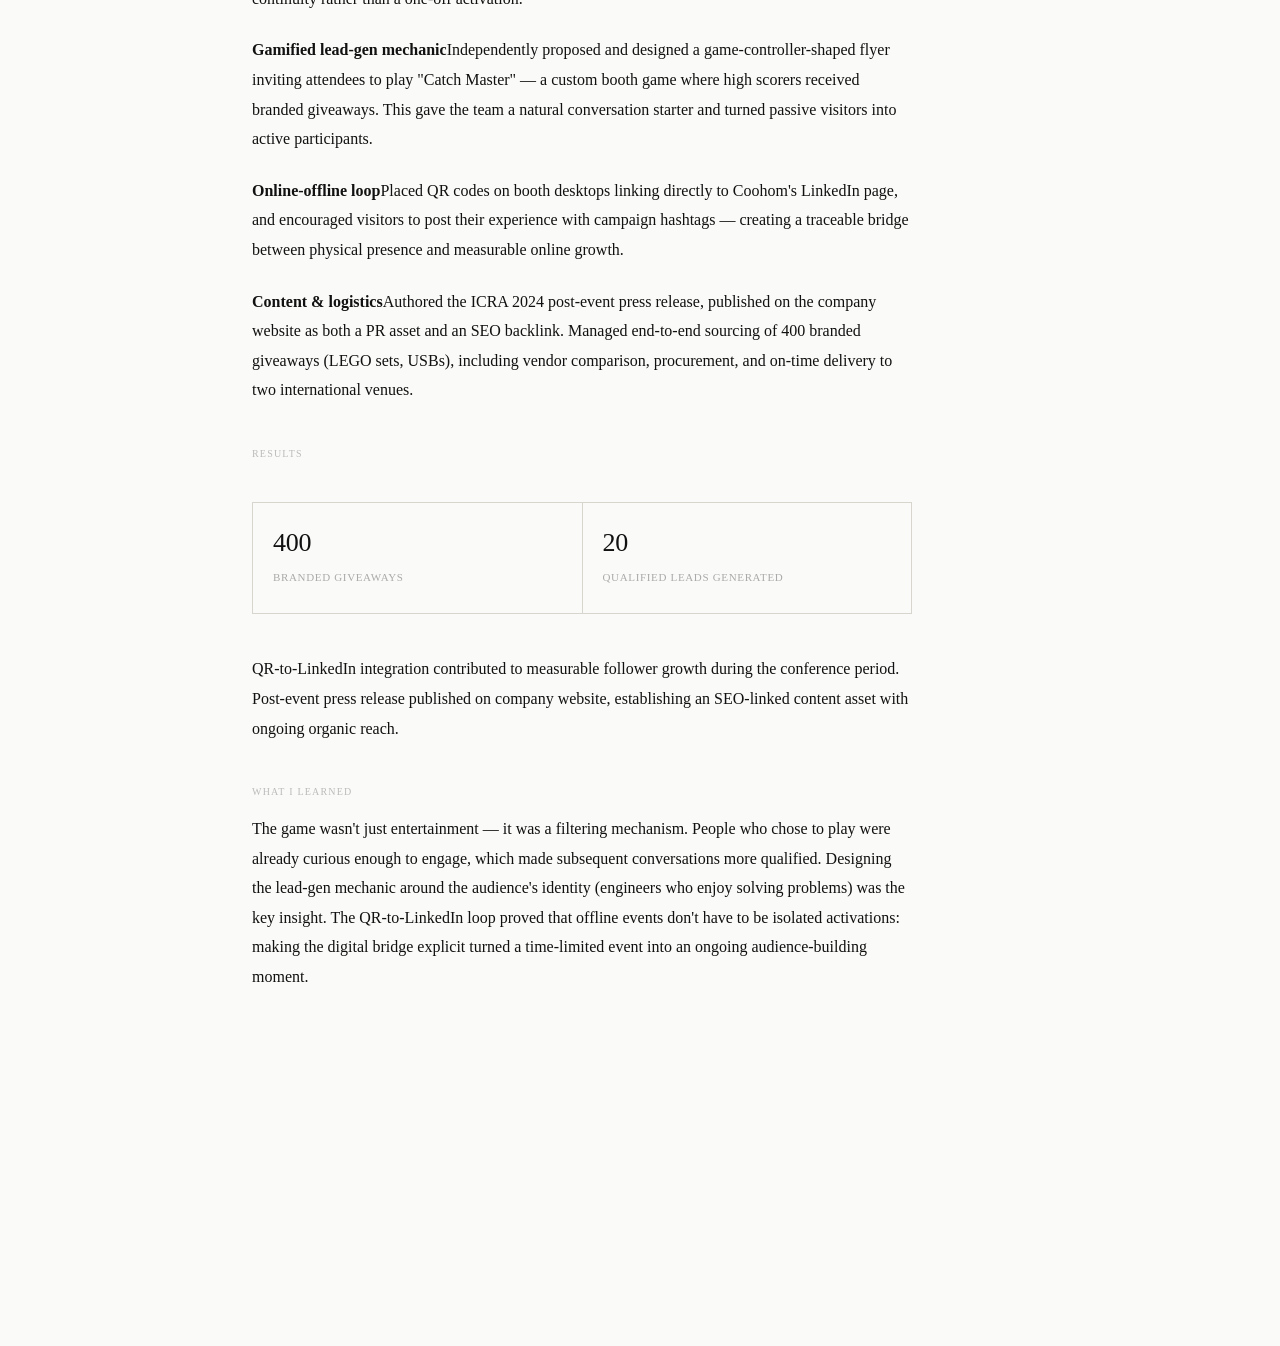
<file: work.html>
<!DOCTYPE html>
<html lang="en">
<head>
  <meta charset="UTF-8" />
  <meta name="viewport" content="width=device-width, initial-scale=1.0" />
  <title>Working Sample — Yang Li</title>
  <link rel="stylesheet" href="style.css" />
</head>
<body>

  <nav>
    <a href="index.html" class="nav-name">Yang Li</a>
    <div class="nav-links">
      <a href="index.html">About</a>
      <a href="work.html" class="active">Working Sample</a>
      <a href="academic.html">Academic</a>
      <a href="play.html">Playground</a>
    </div>
    <div class="nav-contact">
      <a href="https://www.cdh.cam.ac.uk/about/people/yang-li/" target="_blank">Bio</a>
      <a href="https://www.linkedin.com/in/yang-li-6170a6388/" target="_blank">LinkedIn</a>
      <a href="mailto:yangleah1608@gmail.com">Email</a>
    </div>
  </nav>

  <main>

    <!-- MODULE 01 -->
    <article class="work-item">
      <div class="work-meta">
        <span class="work-title"><em>AI Product GTM &amp; Internal Adoption Campaign</em></span>
        <span class="work-year">2024</span>
      </div>
      <p class="work-type">Kuaishou · Strategy, community, event, data</p>

      <img src="image/kuaishou.png" alt="Kuaishou AI Hackathon" />

      <div class="work-body">

        <h3>Context</h3>
        <p>Kuaishou is one of China's leading short-video platforms. In June 2024, the company launched an internal AI productivity suite aimed at accelerating company-wide AI transformation — moving AI capabilities from R&amp;D into everyday business operations across departments. I joined as an AI Product Marketing Intern within the Efficiency Engineering team, working alongside product, R&amp;D, and community leads.</p>

        <h3>Challenge</h3>
        <p>For non-technical employees — operations, admin, product, content review — the barrier was conceptual: no vocabulary, no use-case guidance, no confidence to integrate AI into existing workflows. For developers, API call volume remained low and the agent ecosystem was underdeveloped, despite the tools' extensibility. The opportunity was to reach both cohorts simultaneously through a single campaign architecture.</p>

        <h3>Architecture — 4-Phase GTM</h3>
        <div class="diagram">
          <p class="diagram-label">Campaign structure</p>
          <div class="phase-flow">
            <div class="phase-step">
              <div class="phase-num">Phase 01</div>
              <div class="phase-name">Brand Awareness</div>
              <div class="phase-detail">Internal launch communications. AI positioned as enabler, not threat.</div>
            </div>
            <div class="phase-step">
              <div class="phase-num">Phase 02</div>
              <div class="phase-name">Feature Intro &amp; Rollout</div>
              <div class="phase-detail">SQL + R segmentation to identify high-potential cohorts. Targeted onboarding flows.</div>
            </div>
            <div class="phase-step">
              <div class="phase-num">Phase 03</div>
              <div class="phase-name">AI Hackathon</div>
              <div class="phase-detail">2-month campaign. Custom platform, space-themed narrative, offline finale.</div>
            </div>
            <div class="phase-step">
              <div class="phase-num">Phase 04</div>
              <div class="phase-name">KOL Workshops &amp; Community</div>
              <div class="phase-detail">6 live workshops. Self-reinforcing community. Cold-start playbook codified.</div>
            </div>
          </div>
        </div>

        <h3>What I Did</h3>
        <p><strong>GTM strategy</strong> — Designed the 4-phase adoption framework; used SQL and R to segment user behaviour and prioritise high-potential cohorts for targeting.</p>
        <p><strong>AI Hackathon</strong>Conceived and led a 2-month campaign built around an internal AI Hackathon — including a space-themed narrative, a custom online interactive platform for real-time agent submission and peer reaction, and an offline finale coordinated with the PM and R&amp;D team.</p>
        <p><strong>KOL &amp; community</strong>Identified and recruited core power users through targeted outreach, then ran 6 live workshops to build skills and sustain engagement — creating a self-reinforcing community that continued beyond the campaign.</p>

        <h3>Results</h3>
        <div class="work-metrics">
          <div class="work-metric">
            <span class="work-metric-value">4×</span>
            <span class="work-metric-label">Peak DAU increase</span>
          </div>
          <div class="work-metric">
            <span class="work-metric-value">1,000+</span>
            <span class="work-metric-label">Participant interactions</span>
          </div>
          <div class="work-metric">
            <span class="work-metric-value">3×</span>
            <span class="work-metric-label">Community engagement growth</span>
          </div>
          <div class="work-metric">
            <span class="work-metric-value">£1.2m</span>
            <span class="work-metric-label">Downstream project revenue</span>
          </div>
        </div>

        <h3>What I Learned</h3>
        <p>Gamification works not just for engagement but as a diagnostic tool — the Hackathon surfaced which use cases resonated most, directly informing Phase 3 targeting decisions. I documented this into a reusable cold-start playbook the team applied to subsequent product launches. SQL segmentation told me who to target; the KOL workshop sessions told me why they were hesitant. The combination proved more powerful than either alone.</p>

      </div>
    </article>

    <!-- MODULE 02 -->
    <article class="work-item">
      <div class="work-meta">
        <span class="work-title"><em>B2B Content Strategy &amp; Brand Building from Zero</em></span>
        <span class="work-year">2024</span>
      </div>
      <p class="work-type">Coohom · Research, strategy, writing</p>

      <img src="image/project 2.png" alt="Coohom LinkedIn content strategy" />

      <div class="work-body">

        <h3>Context</h3>
        <p>Coohom Cloud is a unicorn-stage spatial intelligence company specialising in synthetic 3D data for robotics and AI training. I joined as an Overseas Marketing Intern to build Coohom Cloud's international B2B presence — targeting AI researchers and robotics engineers in American and European markets. The LinkedIn account had fewer than 200 followers and no established content strategy for overseas audiences.</p>

        <h3>Challenge</h3>
        <p>Coohom operated in a blue ocean market — synthetic data for robotics is technically complex, and the target audience (researchers, engineers) is notoriously resistant to traditional marketing content. The challenge was to build credibility fast enough to matter at two major academic conferences (CVPR and ICRA, May–June 2024), while establishing a sustainable content engine that would outlast my internship.</p>

        <h3>Architecture — 6-Category Content Framework</h3>
        <div class="diagram">
          <p class="diagram-label">Content categories mapped to funnel stage</p>
          <div class="cf-matrix">
            <div class="cf-row">
              <div class="cf-funnel">Awareness</div>
              <div class="cf-cells">
                <div class="cf-cell">Solution</div>
                <div class="cf-cell">Class</div>
              </div>
            </div>
            <div class="cf-row">
              <div class="cf-funnel">Trust</div>
              <div class="cf-cells">
                <div class="cf-cell">Event</div>
                <div class="cf-cell">Info</div>
              </div>
            </div>
            <div class="cf-row">
              <div class="cf-funnel">Conversion</div>
              <div class="cf-cells">
                <div class="cf-cell">Tool</div>
                <div class="cf-cell">Day</div>
              </div>
            </div>
          </div>
        </div>

        <h3>What I Did</h3>
        <p><strong>Competitor audit</strong> — Analysed Scale AI, Rendered.ai, CVEDIA, and Parallel Domain on LinkedIn — posting frequency, content formats, engagement rates — and identified that top performers led with use-case storytelling rather than product specs. This shaped Coohom's differentiation angle.</p>
        <p><strong>Content architecture</strong>Built a 6-category content framework (Solution, Tool, Class, Event, Info, Day) mapped to funnel stages — awareness through Solution and Class, trust through Event and Info, conversion through Tool. Translated this into a full posting calendar for March–August 2024.</p>
        <p><strong>Pre-conference campaign</strong>Wrote a 4-week ICRA pre-event series — industry trend hooks, exhibition announcements, interactive game teasers, and solution showcases — designed to build anticipation and drive booth traffic.</p>
        <p><strong>Optimisation loop</strong>Monitored backend analytics weekly. Identified that use-case posts consistently outperformed product announcements and restructured the posting schedule accordingly.</p>

        <h3>Results</h3>
        <div class="work-metrics">
          <div class="work-metric">
            <span class="work-metric-value">1,000+</span>
            <span class="work-metric-label">LinkedIn followers (from &lt;200)</span>
          </div>
          <div class="work-metric">
            <span class="work-metric-value">300×</span>
            <span class="work-metric-label">Impressions growth in 4 months</span>
          </div>
          <div class="work-metric">
            <span class="work-metric-value">20</span>
            <span class="work-metric-label">Qualified leads at CVPR &amp; ICRA</span>
          </div>
          <div class="work-metric">
            <span class="work-metric-value">400</span>
            <span class="work-metric-label">Branded giveaways distributed</span>
          </div>
        </div>

        <h3>What I Learned</h3>
        <p>Technical audiences don't respond to marketing language — they respond to peers and problems. The highest-performing posts framed Coohom as a tool that solved a specific research bottleneck. The 6-category framework was designed to be self-sustaining: each category type served a different funnel function, so the calendar could run even with limited resources. Systematising early is what made the 300× growth possible in 4 months rather than 12.</p>

      </div>
    </article>

    <!-- MODULE 03 -->
    <article class="work-item">
      <div class="work-meta">
        <span class="work-title"><em>Integrated Event Marketing — CVPR &amp; ICRA 2024</em></span>
        <span class="work-year">2024</span>
      </div>
      <p class="work-type">Coohom · Event, lead generation, content</p>

      <img src="image/project3.png" alt="CVPR ICRA 2024 conference booth" />

      <div class="work-body">

        <h3>Context</h3>
        <p>As part of Coohom's international expansion, I was tasked with representing the brand at CVPR (Computer Vision and Pattern Recognition) and ICRA (International Conference on Robotics and Automation) in May–June 2024. Both conferences attract thousands of researchers, engineers, and industry decision-makers globally — exactly the technical B2B audience Coohom needed to reach. This was the company's first significant presence at Western academic conferences: no existing playbook, no prior lead-gen process, near-zero name recognition.</p>

        <h3>Challenge</h3>
        <p>Conference booths are passive by default. The challenge was converting transient foot traffic into meaningful engagement and measurable leads without a large budget or established brand name. A secondary challenge: how to make offline event impact visible and traceable online, so the conference investment could be justified with data beyond anecdote.</p>

        <h3>Architecture — 3-Phase Campaign Arc</h3>
        <div class="diagram">
          <p class="diagram-label">End-to-end campaign structure</p>
          <div class="campaign-arc">
            <div class="arc-phase">
              <div class="arc-num">Phase 01</div>
              <div class="arc-name">Pre-event</div>
              <ul class="arc-list">
                <li>4-week LinkedIn content series</li>
                <li>Industry trend hooks + announcements</li>
                <li>Game teaser + solution showcases</li>
              </ul>
            </div>
            <div class="arc-phase">
              <div class="arc-num">Phase 02</div>
              <div class="arc-name">On-site</div>
              <ul class="arc-list">
                <li>Gamified lead-gen mechanic (Catch Master)</li>
                <li>QR code → LinkedIn on booth desktops</li>
                <li>400 branded giveaways distributed</li>
              </ul>
            </div>
            <div class="arc-phase">
              <div class="arc-num">Phase 03</div>
              <div class="arc-name">Post-event</div>
              <ul class="arc-list">
                <li>ICRA press release authored + published</li>
                <li>SEO backlink asset created</li>
                <li>Analytics review → strategy update</li>
              </ul>
            </div>
          </div>
        </div>

        <h3>What I Did</h3>
        <p><strong>Three-phase planning</strong> — Structured the entire campaign across pre-event (content and promotion), on-site (booth experience and lead capture), and post-event (PR and content pipeline) to ensure continuity rather than a one-off activation.</p>
        <p><strong>Gamified lead-gen mechanic</strong>Independently proposed and designed a game-controller-shaped flyer inviting attendees to play "Catch Master" — a custom booth game where high scorers received branded giveaways. This gave the team a natural conversation starter and turned passive visitors into active participants.</p>
        <p><strong>Online-offline loop</strong>Placed QR codes on booth desktops linking directly to Coohom's LinkedIn page, and encouraged visitors to post their experience with campaign hashtags — creating a traceable bridge between physical presence and measurable online growth.</p>
        <p><strong>Content &amp; logistics</strong>Authored the ICRA 2024 post-event press release, published on the company website as both a PR asset and an SEO backlink. Managed end-to-end sourcing of 400 branded giveaways (LEGO sets, USBs), including vendor comparison, procurement, and on-time delivery to two international venues.</p>

        <h3>Results</h3>
        <div class="work-metrics">
          <div class="work-metric">
            <span class="work-metric-value">400</span>
            <span class="work-metric-label">Branded giveaways</span>
          </div>
          <div class="work-metric">
            <span class="work-metric-value">20</span>
            <span class="work-metric-label">Qualified leads generated</span>
          </div>
        </div>
        <p>QR-to-LinkedIn integration contributed to measurable follower growth during the conference period. Post-event press release published on company website, establishing an SEO-linked content asset with ongoing organic reach.</p>

        <h3>What I Learned</h3>
        <p>The game wasn't just entertainment — it was a filtering mechanism. People who chose to play were already curious enough to engage, which made subsequent conversations more qualified. Designing the lead-gen mechanic around the audience's identity (engineers who enjoy solving problems) was the key insight. The QR-to-LinkedIn loop proved that offline events don't have to be isolated activations: making the digital bridge explicit turned a time-limited event into an ongoing audience-building moment.</p>

      </div>
    </article>

  </main>

  <script>
    const observer = new IntersectionObserver((entries) => {
      entries.forEach(e => { if (e.isIntersecting) e.target.classList.add('is-visible'); });
    }, { threshold: 0.06, rootMargin: '0px 0px -40px 0px' });
    document.querySelectorAll('.reveal').forEach(el => observer.observe(el));

    const metricsObserver = new IntersectionObserver((entries) => {
      entries.forEach(entry => {
        if (entry.isIntersecting) {
          entry.target.querySelectorAll('.work-metric').forEach((m, i) => {
            setTimeout(() => m.classList.add('is-visible'), i * 90);
          });
        }
      });
    }, { threshold: 0.2 });
    document.querySelectorAll('.work-metrics').forEach(el => metricsObserver.observe(el));
  </script>
</body>
</html>
</file>
<file: style.css>
/* ============================================================
   YANG LI — style.css
   ============================================================ */

*, *::before, *::after {
  box-sizing: border-box;
  margin: 0;
  padding: 0;
}

html {
  font-size: 16px;
  line-height: 1.7;
  scroll-behavior: smooth;
}

body {
  font-family: "Garamond", "EB Garamond", "Cormorant Garamond", "Times New Roman", serif;
  color: #111;
  background: #fafaf8;
  display: flex;
  min-height: 100vh;
  opacity: 0;
  animation: page-in 0.6s ease forwards;
}

@keyframes page-in {
  to { opacity: 1; }
}

/* ── Nav ─────────────────────────────────────────────────────── */
nav {
  position: fixed;
  top: 0;
  left: 0;
  width: 180px;
  height: 100vh;
  padding: 40px 28px;
  display: flex;
  flex-direction: column;
  gap: 40px;
  border-right: 0.5px solid #d8d5ce;
  background: #fafaf8;
  z-index: 100;
}

.nav-name {
  font-size: 12px;
  letter-spacing: 0.1em;
  text-decoration: none;
  color: #111;
  font-weight: normal;
  text-transform: uppercase;
}

.nav-links,
.nav-contact {
  display: flex;
  flex-direction: column;
  gap: 4px;
}

nav a {
  color: #111;
  text-decoration: none;
  font-size: 15px;
  line-height: 2;
  letter-spacing: 0.01em;
  transition: opacity 0.2s ease;
}

nav a:hover        { opacity: 0.45; }
nav a.active       { opacity: 0.35; }

.nav-contact a {
  font-size: 11px;
  letter-spacing: 0.06em;
  color: #999;
  text-transform: uppercase;
}

/* ── Main layout ─────────────────────────────────────────────── */
main {
  margin-left: 180px;
  padding: 56px 72px 140px 72px;
  max-width: 960px;
  width: 100%;
}

/* ── Portfolio intro / hero ──────────────────────────────────── */
.portfolio-intro {
  padding-bottom: 80px;
  border-bottom: 0.5px solid #d8d5ce;
  margin-bottom: 80px;
  display: flex;
  gap: 56px;
  align-items: flex-start;
}

.portfolio-intro-photo {
  flex-shrink: 0;
  width: 200px;
}
.portfolio-intro-photo img {
  width: 100%;
  display: block;
  filter: grayscale(12%);
}

.portfolio-intro-text { max-width: 460px; }

.portfolio-intro-name {
  font-size: 13px;
  letter-spacing: 0.08em;
  text-transform: uppercase;
  margin-bottom: 6px;
  color: #111;
}

.portfolio-intro-role {
  font-size: 11px;
  letter-spacing: 0.1em;
  text-transform: uppercase;
  color: #bbb;
  margin-bottom: 28px;
}

.portfolio-intro-bio {
  font-size: 16px;
  line-height: 1.85;
  color: #333;
  margin-bottom: 20px;
}

.portfolio-intro-links {
  display: flex;
  gap: 20px;
  font-size: 11px;
  letter-spacing: 0.08em;
  text-transform: uppercase;
}
.portfolio-intro-links a {
  color: #999;
  text-decoration: none;
  transition: opacity 0.2s ease;
}
.portfolio-intro-links a:hover { opacity: 0.5; }

/* ── Section headings ────────────────────────────────────────── */
.section-label {
  font-size: 10px;
  letter-spacing: 0.15em;
  text-transform: uppercase;
  color: #bbb;
  margin-bottom: 48px;
}

/* ── About page ──────────────────────────────────────────────── */
.about-text { max-width: 620px; }
.about-text p {
  margin-bottom: 28px;
  font-size: 17px;
  line-height: 1.85;
}

/* ── Work items ──────────────────────────────────────────────── */
.work-item {
  margin-bottom: 96px;
  padding-bottom: 96px;
  border-bottom: 0.5px solid #d8d5ce;
}
.work-item:last-child {
  border-bottom: none;
}

.work-meta {
  display: flex;
  justify-content: space-between;
  align-items: baseline;
  margin-bottom: 6px;
}

.work-title { font-size: 17px; }
.work-year  { font-size: 13px; color: #999; letter-spacing: 0.04em; }

.work-type {
  font-size: 11px;
  margin-bottom: 32px;
  color: #aaa;
  letter-spacing: 0.08em;
  text-transform: uppercase;
}

.work-item img {
  width: 100%;
  display: block;
  margin-bottom: 40px;
  max-width: 660px;
}

.work-body p {
  margin-bottom: 22px;
  max-width: 660px;
  font-size: 16px;
  line-height: 1.85;
}

.work-body h3 {
  font-size: 10px;
  font-weight: normal;
  letter-spacing: 0.12em;
  text-transform: uppercase;
  color: #bbb;
  margin: 40px 0 14px;
}

/* ── Metrics grid ────────────────────────────────────────────── */
.work-metrics {
  display: grid;
  grid-template-columns: repeat(auto-fit, minmax(140px, 1fr));
  gap: 1px;
  background: #d8d5ce;
  border: 0.5px solid #d8d5ce;
  margin: 40px 0;
  max-width: 660px;
}

.work-metric {
  background: #fafaf8;
  padding: 24px 20px;
  opacity: 0;
  transform: translateY(10px);
  transition: opacity 0.5s ease, transform 0.5s ease;
}
.work-metric.is-visible {
  opacity: 1;
  transform: none;
}

.work-metric-value {
  font-size: 26px;
  line-height: 1.2;
  letter-spacing: -0.01em;
  display: block;
  margin-bottom: 4px;
}

.work-metric-label {
  font-size: 11px;
  color: #aaa;
  letter-spacing: 0.06em;
  text-transform: uppercase;
}

/* ── Scroll reveal ───────────────────────────────────────────── */
.reveal {
  opacity: 0;
  transform: translateY(22px);
  transition: opacity 0.75s cubic-bezier(0.16, 1, 0.3, 1),
              transform 0.75s cubic-bezier(0.16, 1, 0.3, 1);
}
.reveal.is-visible   { opacity: 1; transform: none; }
.reveal-d1 { transition-delay: 0.06s; }
.reveal-d2 { transition-delay: 0.13s; }
.reveal-d3 { transition-delay: 0.20s; }
.reveal-d4 { transition-delay: 0.27s; }

/* ── Diagram base ────────────────────────────────────────────── */
.diagram        { margin: 40px 0 48px; max-width: 660px; }
.diagram-label  {
  font-size: 10px;
  letter-spacing: 0.12em;
  text-transform: uppercase;
  color: #bbb;
  margin-bottom: 12px;
}

/* ── Phase flow (4-step horizontal) ──────────────────────────── */
.phase-flow {
  display: grid;
  grid-template-columns: repeat(4, 1fr);
  gap: 1px;
  background: #d8d5ce;
  border: 0.5px solid #d8d5ce;
}

.phase-step {
  background: #fafaf8;
  padding: 20px 16px 22px;
  position: relative;
}
.phase-step::after {
  content: '';
  position: absolute;
  top: 50%;
  right: -7px;
  transform: translateY(-50%);
  width: 0;
  height: 0;
  border-top: 5px solid transparent;
  border-bottom: 5px solid transparent;
  border-left: 6px solid #d8d5ce;
  z-index: 2;
}
.phase-step:last-child::after { display: none; }

.phase-num {
  font-size: 9px;
  letter-spacing: 0.14em;
  text-transform: uppercase;
  color: #ccc;
  margin-bottom: 8px;
}
.phase-name {
  font-size: 13px;
  font-style: italic;
  line-height: 1.4;
  margin-bottom: 10px;
  color: #222;
}
.phase-detail {
  font-size: 11px;
  color: #aaa;
  line-height: 1.65;
}

/* ── Content framework matrix ────────────────────────────────── */
.cf-matrix {
  border: 0.5px solid #d8d5ce;
  max-width: 480px;
  overflow: hidden;
}

.cf-row {
  display: grid;
  grid-template-columns: 108px 1fr;
  gap: 0;
  border-bottom: 0.5px solid #d8d5ce;
}
.cf-row:last-child { border-bottom: none; }

.cf-funnel {
  background: #f4f2ed;
  padding: 16px 14px;
  font-size: 9px;
  letter-spacing: 0.13em;
  text-transform: uppercase;
  color: #aaa;
  display: flex;
  align-items: center;
  border-right: 0.5px solid #d8d5ce;
}

.cf-cells {
  display: grid;
  grid-template-columns: 1fr 1fr;
  border-left: none;
}
.cf-cell {
  padding: 16px 14px;
  font-size: 13px;
  font-style: italic;
  color: #222;
  border-right: 0.5px solid #d8d5ce;
  border-bottom: none;
}
.cf-cell:last-child  { border-right: none; }

/* ── Campaign arc (3-phase timeline) ─────────────────────────── */
.campaign-arc {
  display: grid;
  grid-template-columns: repeat(3, 1fr);
  gap: 1px;
  background: #d8d5ce;
  border: 0.5px solid #d8d5ce;
  max-width: 660px;
}

.arc-phase {
  background: #fafaf8;
  padding: 20px 16px 22px;
}
.arc-num {
  font-size: 9px;
  letter-spacing: 0.14em;
  text-transform: uppercase;
  color: #ccc;
  margin-bottom: 8px;
}
.arc-name {
  font-size: 13px;
  font-style: italic;
  line-height: 1.4;
  margin-bottom: 12px;
  color: #222;
}
.arc-list {
  list-style: none;
  padding: 0;
}
.arc-list li {
  font-size: 11px;
  color: #aaa;
  line-height: 1.75;
  padding-left: 12px;
  position: relative;
}
.arc-list li::before {
  content: '–';
  position: absolute;
  left: 0;
  color: #d8d5ce;
}

/* ── Research methodology (2×2 grid) ─────────────────────────── */
.method-grid {
  display: grid;
  grid-template-columns: 1fr 1fr;
  gap: 1px;
  background: #d8d5ce;
  border: 0.5px solid #d8d5ce;
  max-width: 560px;
}

.method-cell {
  background: #fafaf8;
  padding: 22px 18px;
}
.method-num {
  font-size: 9px;
  letter-spacing: 0.14em;
  text-transform: uppercase;
  color: #ccc;
  margin-bottom: 8px;
}
.method-name {
  font-size: 13px;
  font-style: italic;
  margin-bottom: 8px;
  color: #222;
}
.method-tool {
  font-size: 11px;
  color: #aaa;
  letter-spacing: 0.04em;
}

/* ── Links ───────────────────────────────────────────────────── */
a {
  color: #111;
  text-decoration: underline;
  text-underline-offset: 3px;
  text-decoration-color: #ccc;
  transition: opacity 0.2s ease;
}
a:hover { opacity: 0.5; }

.empty-note {
  color: #bbb;
  font-size: 15px;
  letter-spacing: 0.04em;
  font-style: italic;
}

/* ── Responsive ──────────────────────────────────────────────── */
@media (max-width: 760px) {
  body { flex-direction: column; }

  nav {
    position: relative;
    width: 100%;
    height: auto;
    flex-direction: row;
    flex-wrap: wrap;
    gap: 16px;
    padding: 24px;
    border-right: none;
    border-bottom: 0.5px solid #d8d5ce;
  }

  main {
    margin-left: 0;
    padding: 36px 24px 80px;
  }

  .portfolio-intro {
    flex-direction: column;
    gap: 32px;
  }
  .portfolio-intro-photo { width: 140px; }

  .phase-flow {
    grid-template-columns: 1fr 1fr;
  }
  .phase-step::after { display: none; }

  .campaign-arc { grid-template-columns: 1fr; }
  .cf-matrix { max-width: 100%; }
  .method-grid { grid-template-columns: 1fr; }
}
</file>
